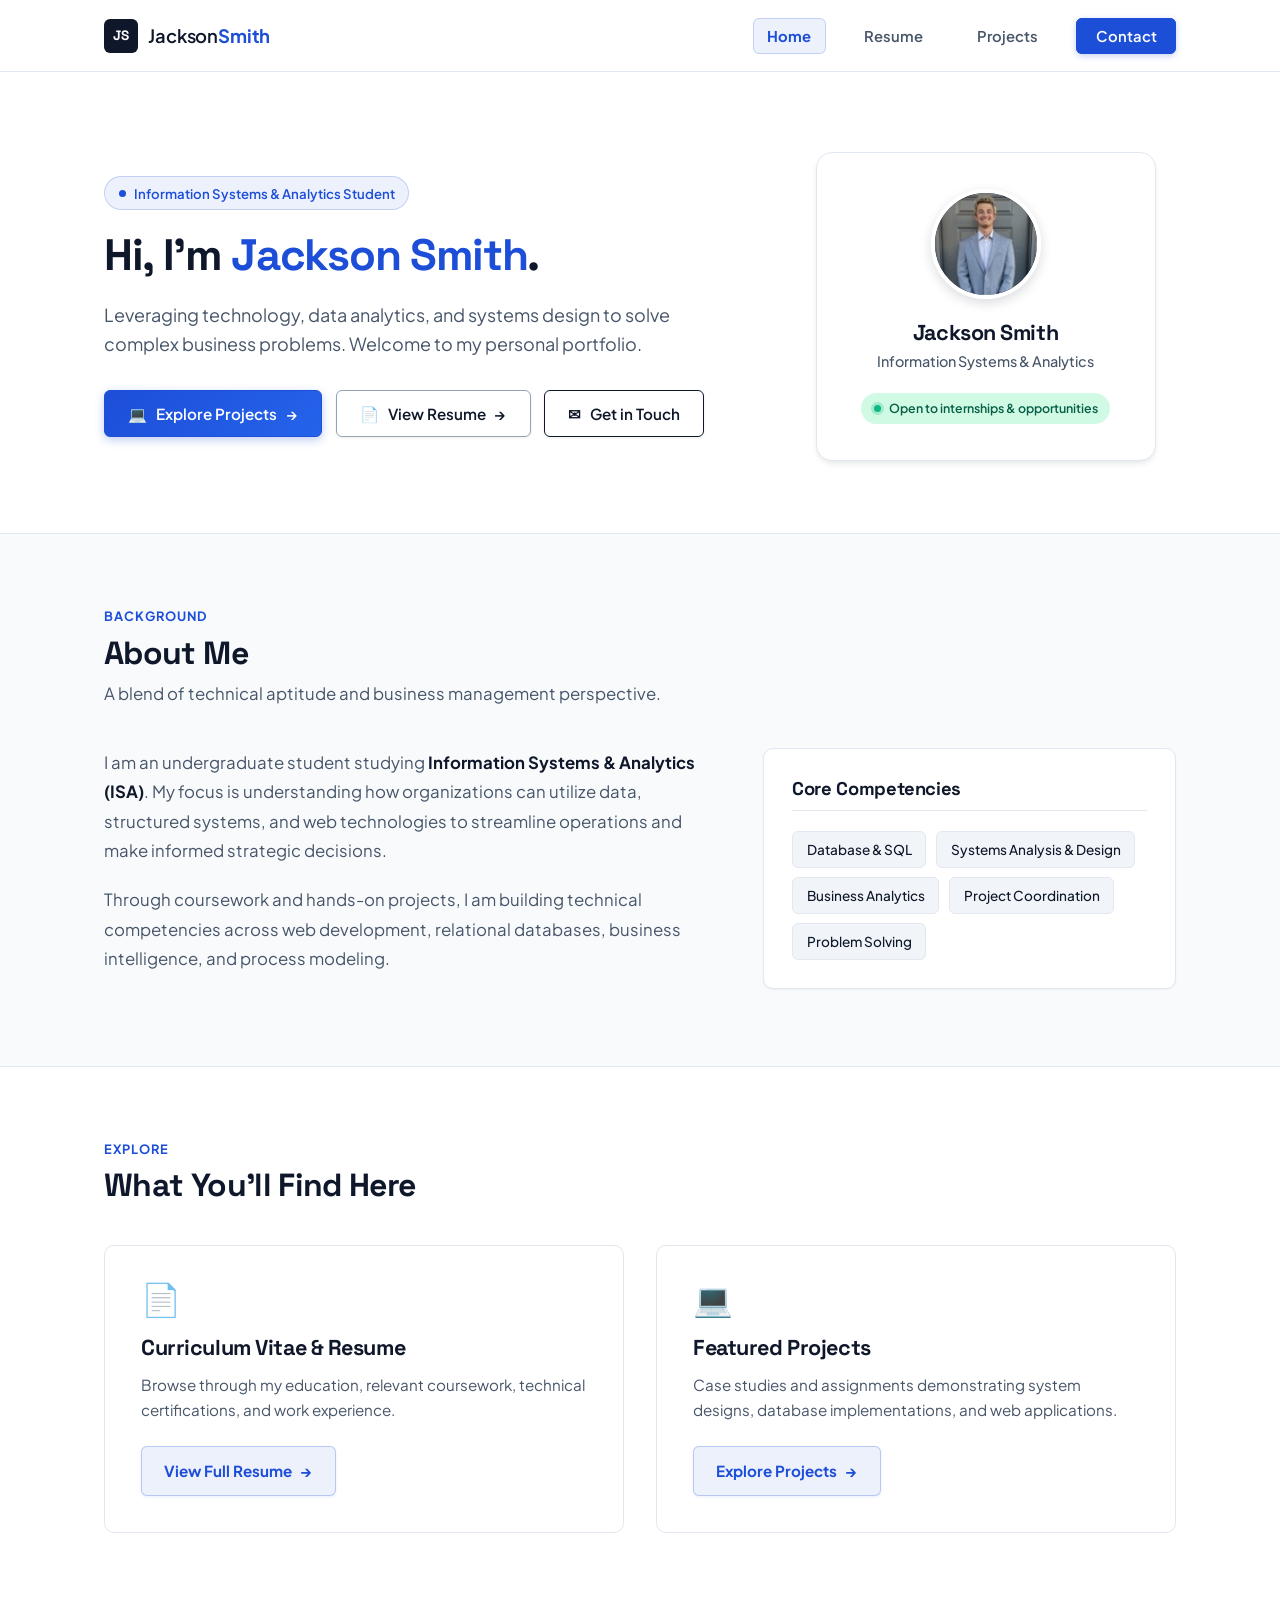
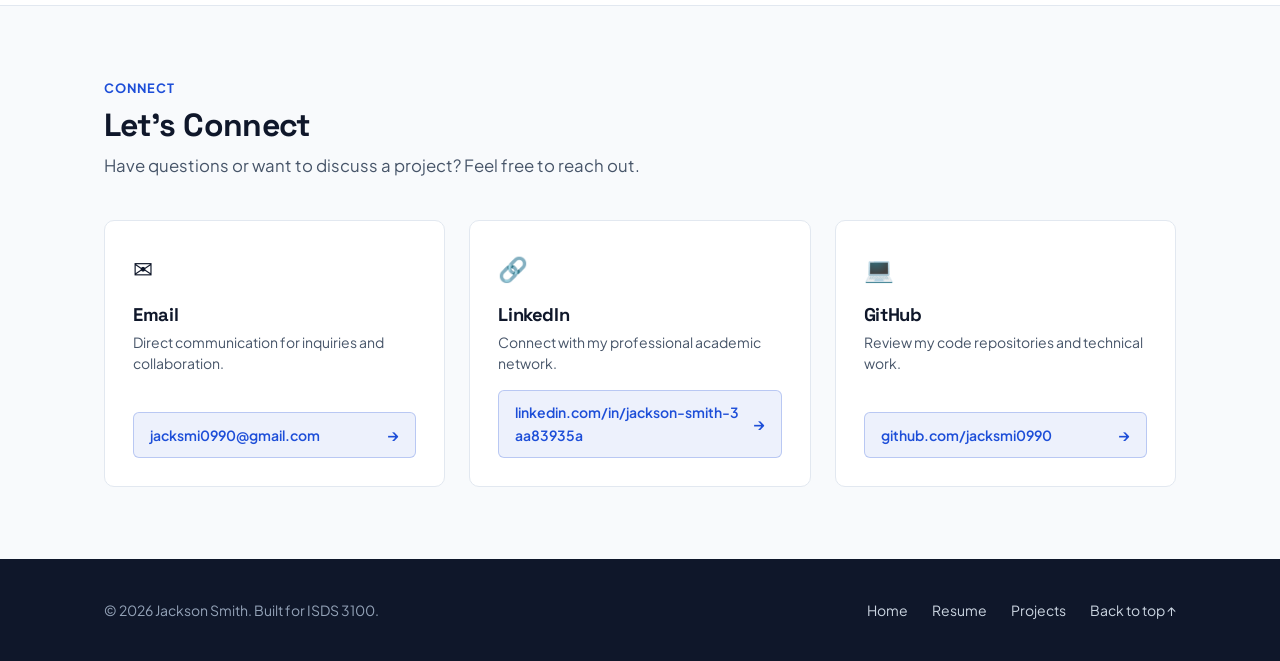
<file: index.html>
<!DOCTYPE html>
<html lang="en">

<head>
    <meta charset="UTF-8">
    <meta name="viewport" content="width=device-width, initial-scale=1.0">
    <meta name="description"
        content="Personal academic and professional portfolio of Jackson Smith - Information Systems & Analytics student, featuring projects, experience, and contact information.">
    <title>Jackson Smith | Information Systems Portfolio</title>

    <!-- Google Fonts for modern typography -->
    <link rel="preconnect" href="https://fonts.googleapis.com">
    <link rel="preconnect" href="https://fonts.gstatic.com" crossorigin>
    <link
        href="https://fonts.googleapis.com/css2?family=Plus+Jakarta+Sans:wght@400;500;600;700;800&family=Space+Grotesk:wght@500;700&display=swap"
        rel="stylesheet">

    <!-- Main Stylesheet -->
    <link rel="stylesheet" href="style.css">
</head>

<body>

    <!-- Site Navigation -->
    <header class="site-header" id="site-header">
        <div class="header-container">
            <a href="index.html" class="brand-logo" id="brand-logo">
                <span class="logo-mark">JS</span>
                <span class="logo-text">Jackson<strong>Smith</strong></span>
            </a>

            <nav class="site-nav" id="site-nav" aria-label="Main Navigation">
                <ul class="nav-list">
                    <li class="nav-item"><a href="index.html" class="nav-link active" id="nav-home">Home</a></li>
                    <li class="nav-item"><a href="resume.html" class="nav-link" id="nav-resume">Resume</a></li>
                    <li class="nav-item"><a href="project.html" class="nav-link" id="nav-project">Projects</a></li>
                    <li class="nav-item"><a href="#contact" class="nav-link nav-cta" id="nav-contact">Contact</a></li>
                </ul>
            </nav>
        </div>
    </header>

    <!-- Main Content -->
    <main id="main-content">

        <!-- Hero Section -->
        <section class="hero-section" id="hero" aria-labelledby="hero-title">
            <div class="hero-container">
                <div class="hero-content">
                    <div class="hero-badge" id="hero-badge">
                        <span class="badge-dot"></span>
                        <span>Information Systems &amp; Analytics Student</span>
                    </div>

                    <h1 class="hero-title" id="hero-title">
                        Hi, I'm <span class="gradient-text">Jackson Smith</span>.
                    </h1>

                    <p class="hero-subtitle" id="hero-subtitle">
                        Leveraging technology, data analytics, and systems design to solve complex business problems.
                        Welcome to my personal portfolio.
                    </p>

                    <div class="hero-actions" id="hero-actions">
                        <a href="project.html" class="btn btn-primary" id="hero-btn-projects">
                            <span class="btn-icon" aria-hidden="true">&#128187;</span>
                            <span>Explore Projects</span>
                            <span class="btn-arrow" aria-hidden="true">&rarr;</span>
                        </a>
                        <a href="resume.html" class="btn btn-secondary" id="hero-btn-resume">
                            <span class="btn-icon" aria-hidden="true">&#128196;</span>
                            <span>View Resume</span>
                            <span class="btn-arrow" aria-hidden="true">&rarr;</span>
                        </a>
                        <a href="#contact" class="btn btn-outline" id="hero-btn-contact">
                            <span class="btn-icon" aria-hidden="true">&#9993;</span>
                            <span>Get in Touch</span>
                        </a>
                    </div>

                </div>

                <div class="hero-visual" id="hero-visual">
                    <div class="profile-card">
                        <div class="profile-avatar-placeholder" id="profile-avatar">
                            <img src="profile.jpg" alt="Jackson Smith - Information Systems Student">
                        </div>
                        <div class="profile-meta">
                            <h2 class="profile-name">Jackson Smith</h2>
                            <p class="profile-role">Information Systems &amp; Analytics</p>
                            <div class="status-indicator">
                                <span class="status-dot"></span>
                                <span>Open to internships &amp; opportunities</span>
                            </div>
                        </div>
                    </div>
                </div>
            </div>
        </section>

        <!-- About Section -->
        <section class="about-section" id="about" aria-labelledby="about-heading">
            <div class="section-container">
                <div class="section-header">
                    <p class="section-kicker">Background</p>
                    <h2 class="section-title" id="about-heading">About Me</h2>
                    <p class="section-lead">A blend of technical aptitude and business management perspective.</p>
                </div>

                <div class="about-grid">
                    <div class="about-story">
                        <p>
                            I am an undergraduate student studying <strong>Information Systems &amp; Analytics
                                (ISA)</strong>.
                            My focus is understanding how organizations can utilize data, structured systems, and web
                            technologies
                            to streamline operations and make informed strategic decisions.
                        </p>
                        <p>
                            Through coursework and hands-on projects, I am building technical
                            competencies across
                            web development, relational databases, business intelligence, and process modeling.
                        </p>
                    </div>

                    <div class="skills-card" id="skills-card">
                        <h3 class="skills-title">Core Competencies</h3>
                        <ul class="skills-tags">
                            <li class="skill-tag">Database &amp; SQL</li>
                            <li class="skill-tag">Systems Analysis &amp; Design</li>
                            <li class="skill-tag">Business Analytics</li>
                            <li class="skill-tag">Project Coordination</li>
                            <li class="skill-tag">Problem Solving</li>
                        </ul>
                    </div>
                </div>
            </div>
        </section>

        <!-- Featured Preview Section -->
        <section class="preview-section" id="featured" aria-labelledby="preview-heading">
            <div class="section-container">
                <div class="section-header">
                    <p class="section-kicker">Explore</p>
                    <h2 class="section-title" id="preview-heading">What You'll Find Here</h2>
                </div>

                <div class="cards-grid">
                    <!-- Card 1: Resume -->
                    <article class="feature-card" id="feature-resume-card">
                        <div class="card-icon" aria-hidden="true">&#128196;</div>
                        <h3 class="card-title">Curriculum Vitae &amp; Resume</h3>
                        <p class="card-description">
                            Browse through my education, relevant coursework, technical certifications, and work
                            experience.
                        </p>
                        <a href="resume.html" class="card-link" id="link-preview-resume">
                            <span>View Full Resume</span>
                            <span class="link-arrow" aria-hidden="true">&rarr;</span>
                        </a>
                    </article>

                    <!-- Card 2: Projects -->
                    <article class="feature-card" id="feature-projects-card">
                        <div class="card-icon" aria-hidden="true">&#128187;</div>
                        <h3 class="card-title">Featured Projects</h3>
                        <p class="card-description">
                            Case studies and assignments demonstrating system designs, database implementations, and web
                            applications.
                        </p>
                        <a href="project.html" class="card-link" id="link-preview-projects">
                            <span>Explore Projects</span>
                            <span class="link-arrow" aria-hidden="true">&rarr;</span>
                        </a>
                    </article>
                </div>
            </div>
        </section>

        <!-- Contact Section -->
        <section class="contact-section" id="contact" aria-labelledby="contact-heading">
            <div class="section-container">
                <div class="section-header">
                    <p class="section-kicker">Connect</p>
                    <h2 class="section-title" id="contact-heading">Let's Connect</h2>
                    <p class="section-lead">Have questions or want to discuss a project? Feel free to reach out.</p>
                </div>

                <div class="contact-box" id="contact-box">
                    <div class="contact-card">
                        <span class="contact-icon" aria-hidden="true">&#9993;</span>
                        <h3>Email</h3>
                        <p>Direct communication for inquiries and collaboration.</p>
                        <a href="mailto:jacksmi0990@gmail.com" class="contact-action-link"
                            id="contact-email">
                            <span>jacksmi0990@gmail.com</span>
                            <span class="link-arrow" aria-hidden="true">&rarr;</span>
                        </a>
                    </div>

                    <div class="contact-card">
                        <span class="contact-icon" aria-hidden="true">&#128279;</span>
                        <h3>LinkedIn</h3>
                        <p>Connect with my professional academic network.</p>
                        <a href="https://www.linkedin.com/in/jackson-smith-3aa83935a" target="_blank"
                            rel="noopener noreferrer" class="contact-action-link"
                            id="contact-linkedin">
                            <span>linkedin.com/in/jackson-smith-3aa83935a</span>
                            <span class="link-arrow" aria-hidden="true">&rarr;</span>
                        </a>
                    </div>

                    <div class="contact-card">
                        <span class="contact-icon" aria-hidden="true">&#128187;</span>
                        <h3>GitHub</h3>
                        <p>Review my code repositories and technical work.</p>
                        <a href="https://github.com/jacksmi0990" target="_blank" rel="noopener noreferrer"
                            class="contact-action-link" id="contact-github">
                            <span>github.com/jacksmi0990</span>
                            <span class="link-arrow" aria-hidden="true">&rarr;</span>
                        </a>
                    </div>
                </div>
            </div>
        </section>

    </main>

    <!-- Site Footer -->
    <footer class="site-footer" id="site-footer">
        <div class="footer-container">
            <p class="footer-copy">&copy; 2026 Jackson Smith. Built for ISDS 3100.</p>
            <ul class="footer-links">
                <li><a href="index.html">Home</a></li>
                <li><a href="resume.html">Resume</a></li>
                <li><a href="project.html">Projects</a></li>
                <li><a href="#hero">Back to top &uarr;</a></li>
            </ul>
        </div>
    </footer>

</body>

</html>
</file>
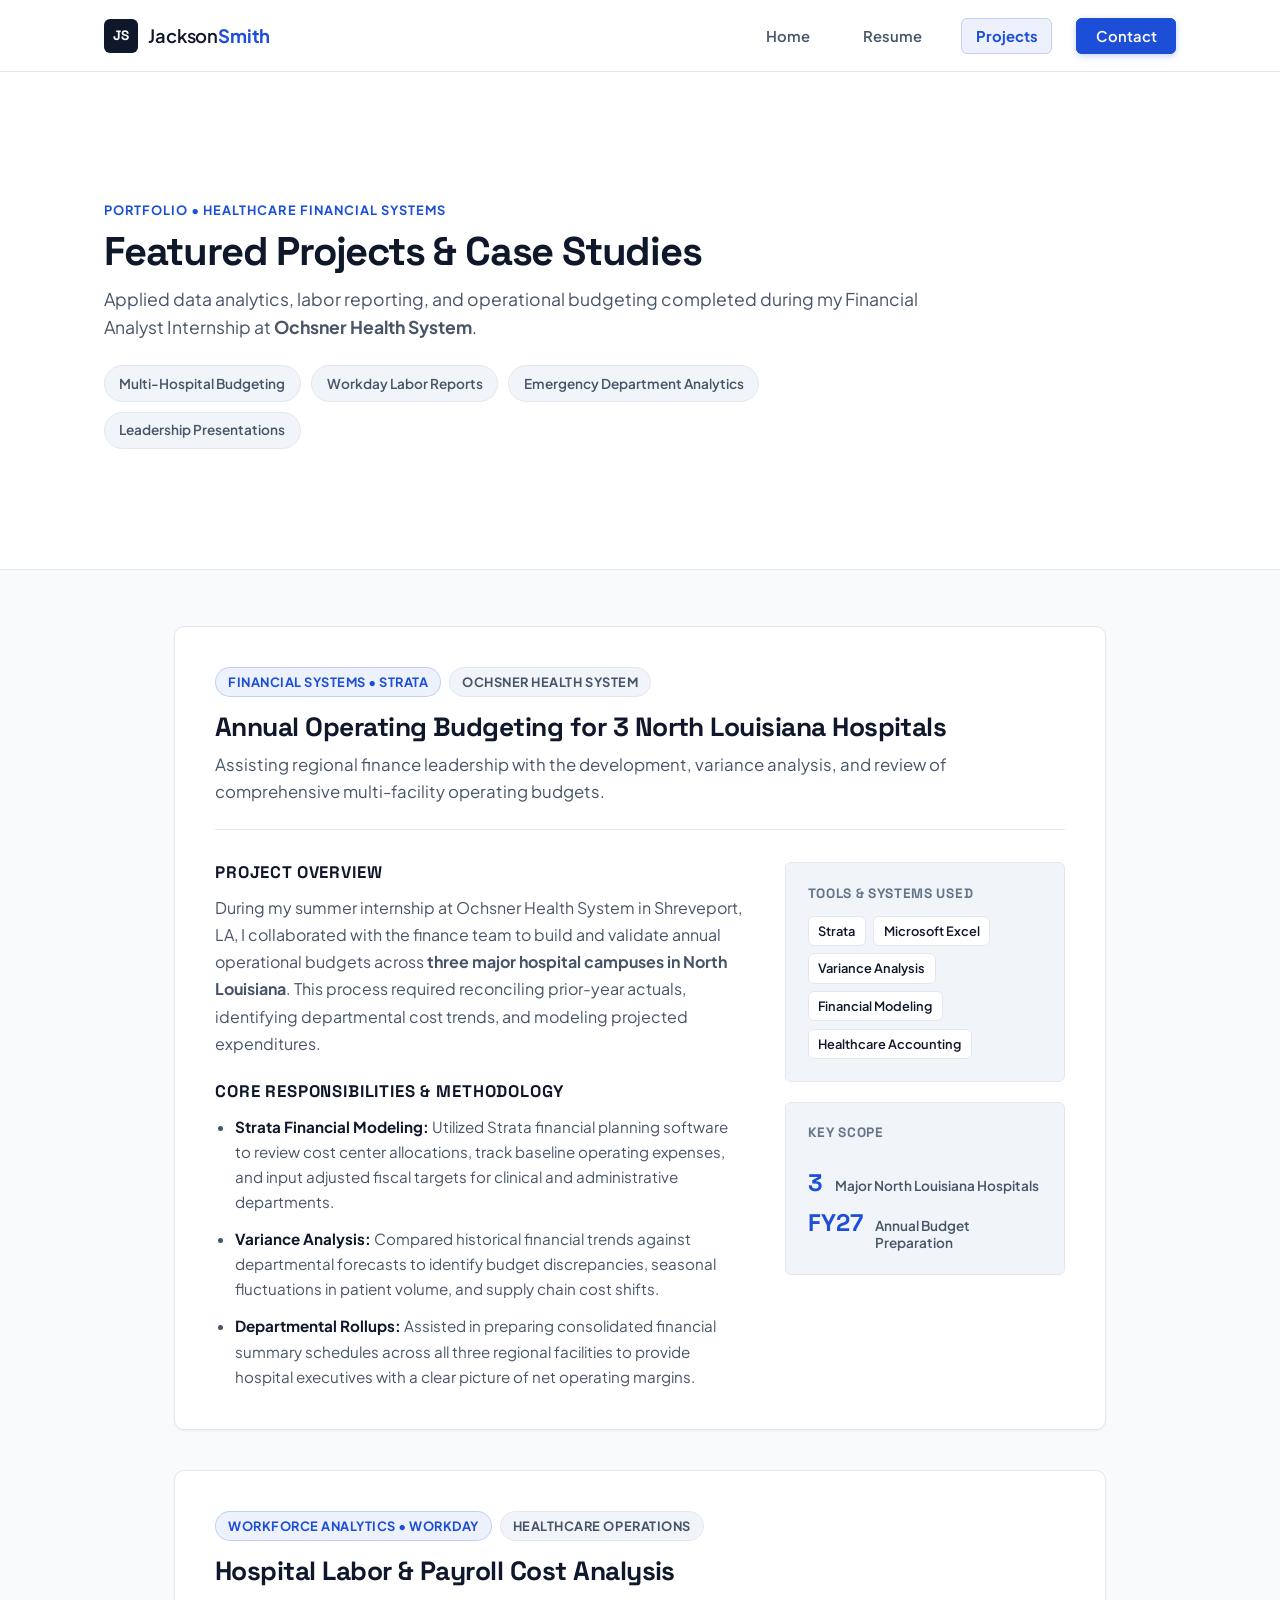
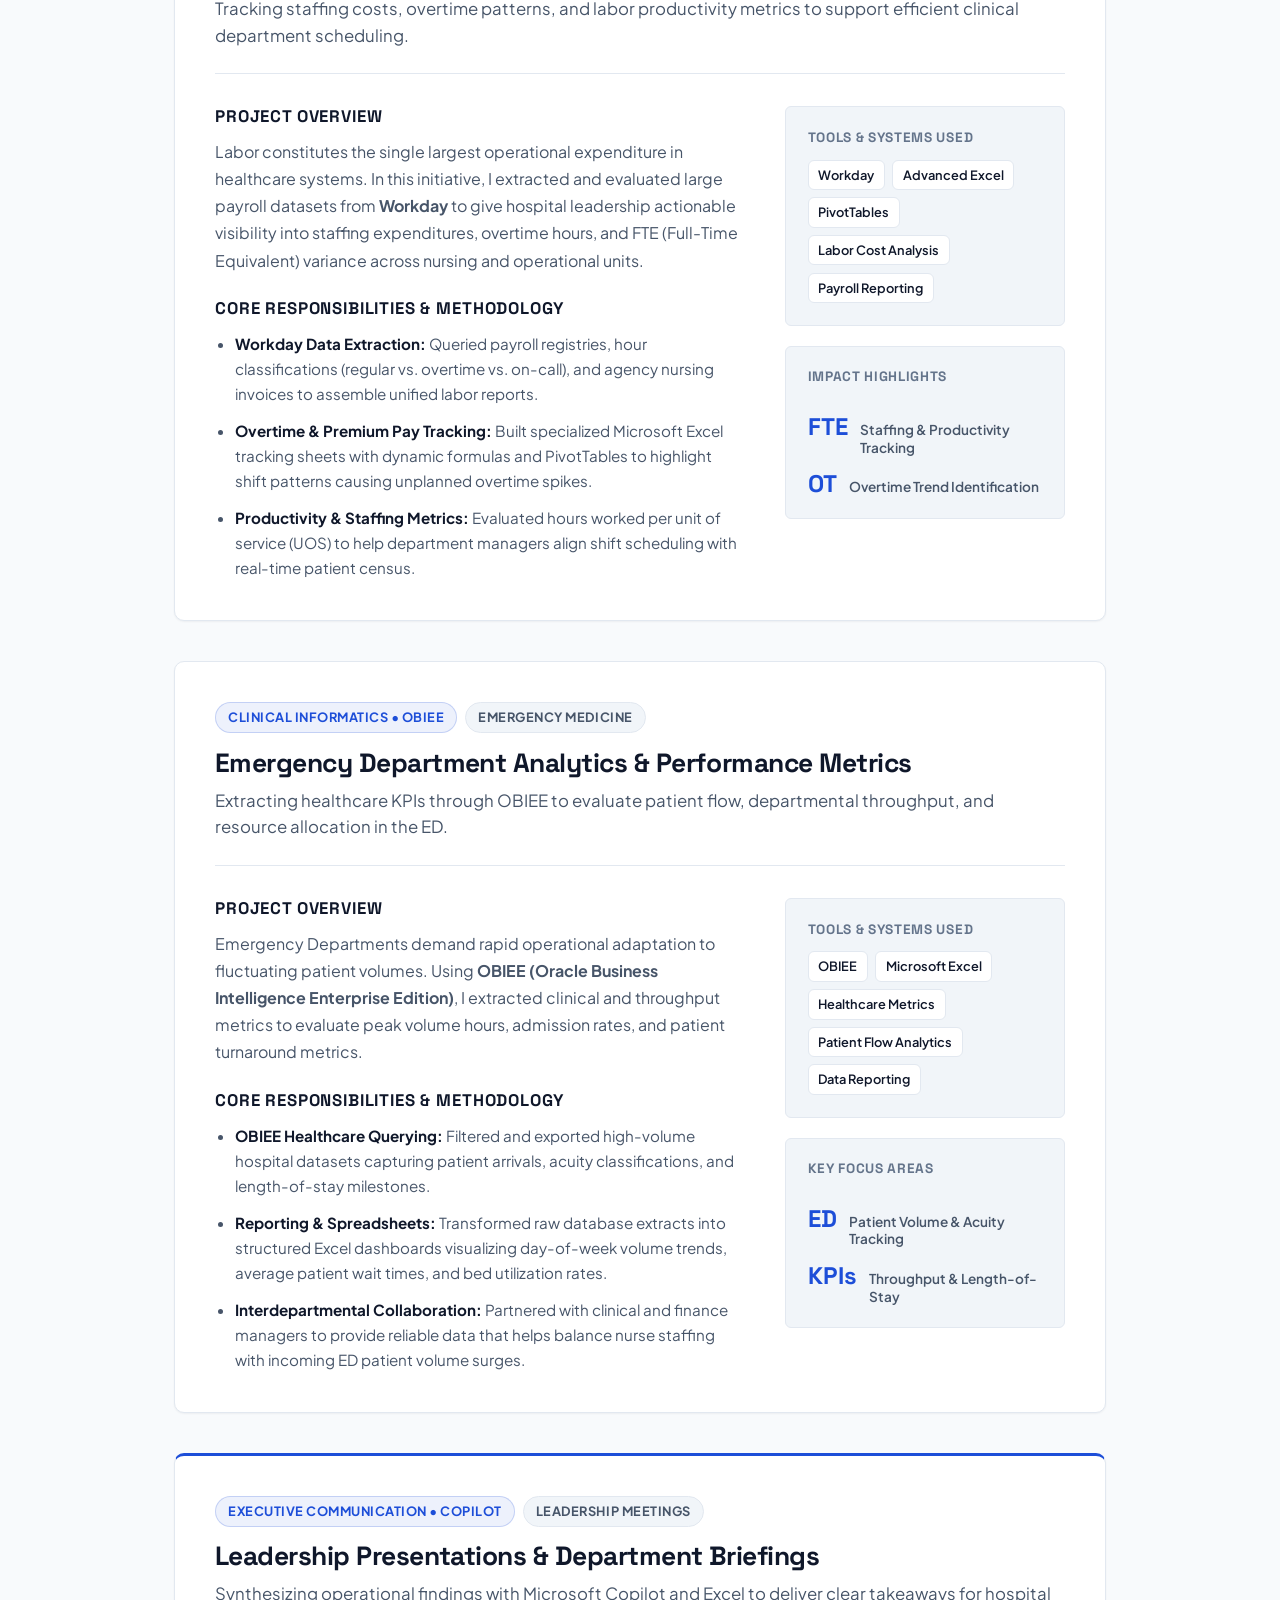
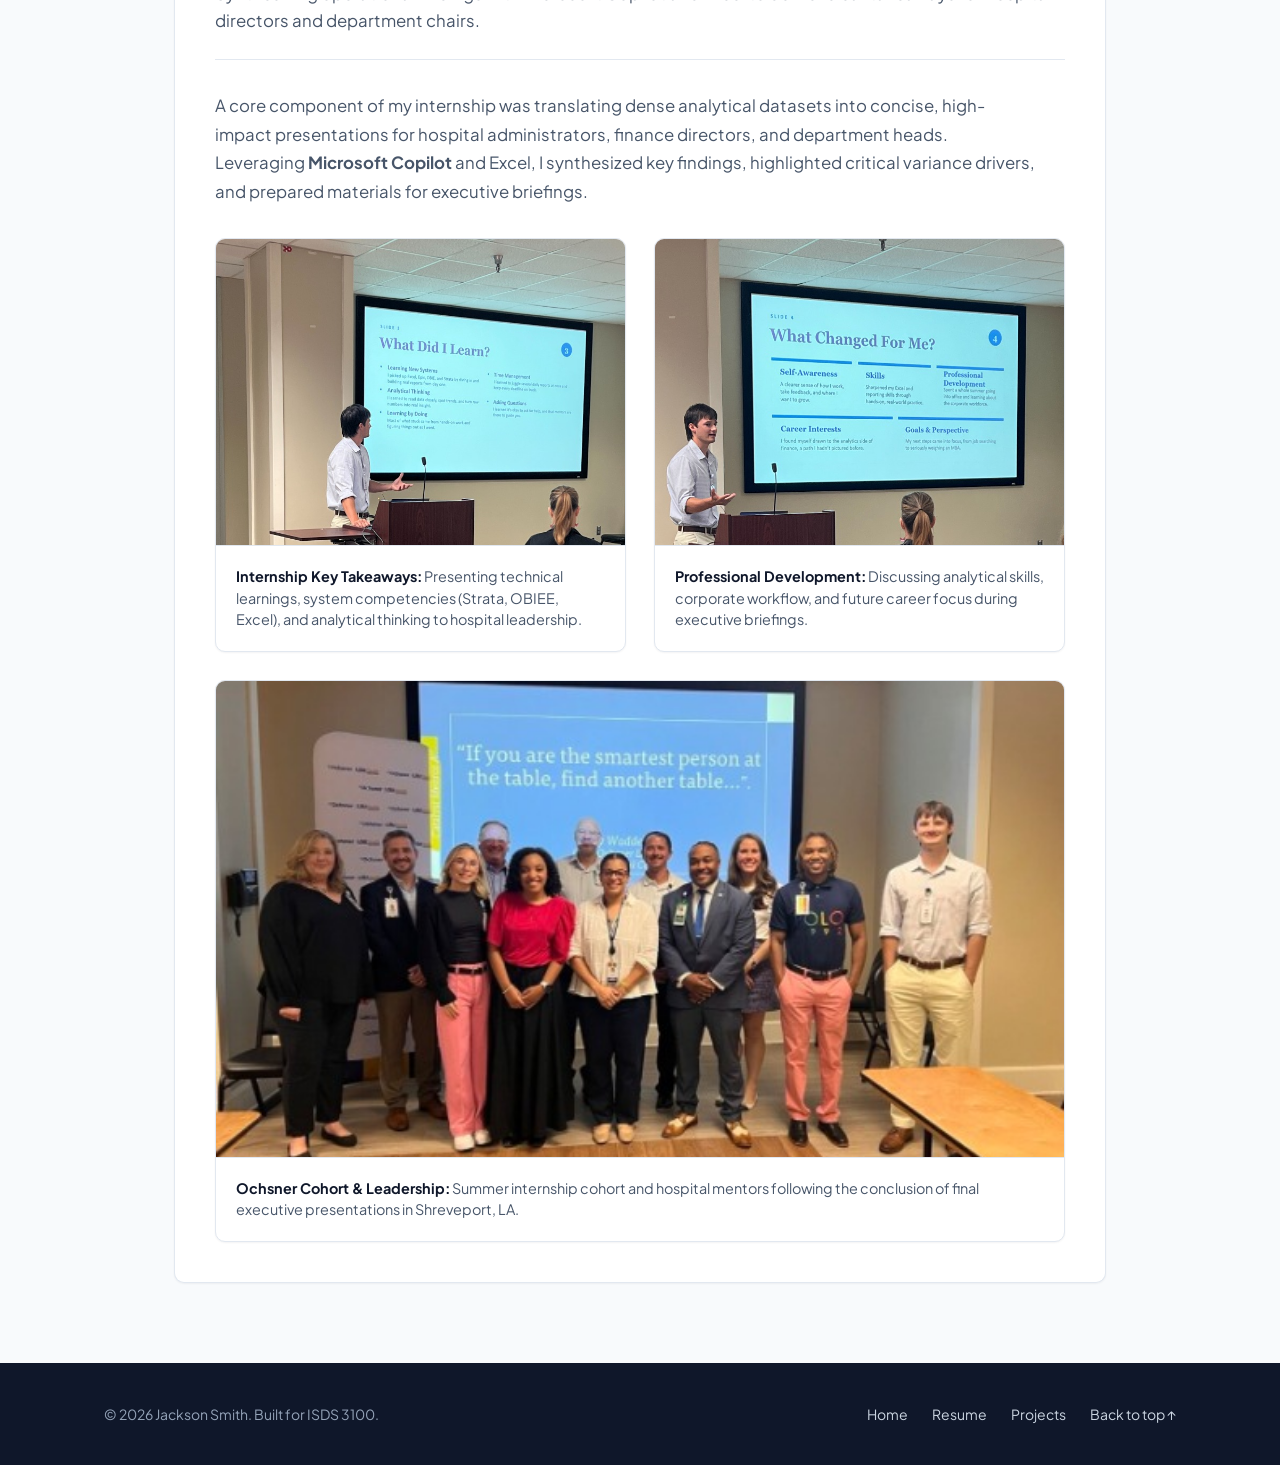
<file: project.html>
<!DOCTYPE html>
<html lang="en">

<head>
    <meta charset="UTF-8">
    <meta name="viewport" content="width=device-width, initial-scale=1.0">
    <meta name="description"
        content="Featured healthcare analytics and financial systems projects by Jackson Smith, completed during his Financial Analyst Internship at Ochsner Health System.">
    <title>Projects | Jackson Smith - Information Systems & Analytics</title>

    <!-- Google Fonts for modern typography -->
    <link rel="preconnect" href="https://fonts.googleapis.com">
    <link rel="preconnect" href="https://fonts.gstatic.com" crossorigin>
    <link
        href="https://fonts.googleapis.com/css2?family=Plus+Jakarta+Sans:wght@400;500;600;700;800&family=Space+Grotesk:wght@500;700&display=swap"
        rel="stylesheet">

    <!-- Main Stylesheet -->
    <link rel="stylesheet" href="style.css">
</head>

<body>

    <!-- Site Navigation -->
    <header class="site-header" id="site-header">
        <div class="header-container">
            <a href="index.html" class="brand-logo" id="brand-logo">
                <span class="logo-mark">JS</span>
                <span class="logo-text">Jackson<strong>Smith</strong></span>
            </a>

            <nav class="site-nav" id="site-nav" aria-label="Main Navigation">
                <ul class="nav-list">
                    <li class="nav-item"><a href="index.html" class="nav-link" id="nav-home">Home</a></li>
                    <li class="nav-item"><a href="resume.html" class="nav-link" id="nav-resume">Resume</a></li>
                    <li class="nav-item"><a href="project.html" class="nav-link active" id="nav-project">Projects</a>
                    </li>
                    <li class="nav-item"><a href="index.html#contact" class="nav-link nav-cta"
                            id="nav-contact">Contact</a></li>
                </ul>
            </nav>
        </div>
    </header>

    <!-- Main Content -->
    <main id="main-content" class="projects-main">

        <!-- Page Hero Banner -->
        <section class="page-hero" id="projects-hero">
            <div class="section-container">
                <div class="page-hero-content">
                    <p class="section-kicker">Portfolio &bull; Healthcare Financial Systems</p>
                    <h1 class="page-title">Featured Projects &amp; Case Studies</h1>
                    <p class="page-subtitle">
                        Applied data analytics, labor reporting, and operational budgeting completed during my
                        Financial Analyst Internship at <strong>Ochsner Health System</strong>.
                    </p>

                    <!-- Quick Navigation Anchors -->
                    <div class="project-filter-bar">
                        <a href="#project-budgeting" class="filter-pill">Multi-Hospital Budgeting</a>
                        <a href="#project-labor" class="filter-pill">Workday Labor Reports</a>
                        <a href="#project-ed" class="filter-pill">Emergency Department Analytics</a>
                        <a href="#project-presentations" class="filter-pill">Leadership Presentations</a>
                    </div>
                </div>
            </div>
        </section>

        <!-- Projects Container -->
        <div class="section-container projects-container">

            <!-- PROJECT 1: Regional Hospital Operating Budgeting -->
            <article class="project-card" id="project-budgeting">
                <div class="project-header">
                    <div class="project-badge-row">
                        <span class="project-badge badge-primary">Financial Systems &bull; Strata</span>
                        <span class="project-badge badge-neutral">Ochsner Health System</span>
                    </div>
                    <h2 class="project-title">Annual Operating Budgeting for 3 North Louisiana Hospitals</h2>
                    <p class="project-context">
                        Assisting regional finance leadership with the development, variance analysis, and review of
                        comprehensive multi-facility operating budgets.
                    </p>
                </div>

                <div class="project-grid">
                    <div class="project-body">
                        <h3 class="subsection-title">Project Overview</h3>
                        <p>
                            During my summer internship at Ochsner Health System in Shreveport, LA, I collaborated with
                            the finance team
                            to build and validate annual operational budgets across <strong>three major hospital
                                campuses in North Louisiana</strong>.
                            This process required reconciling prior-year actuals, identifying departmental cost trends,
                            and modeling projected expenditures.
                        </p>

                        <h3 class="subsection-title">Core Responsibilities &amp; Methodology</h3>
                        <ul class="project-bullets">
                            <li>
                                <strong>Strata Financial Modeling:</strong> Utilized Strata financial planning software
                                to review cost center allocations,
                                track baseline operating expenses, and input adjusted fiscal targets for clinical and
                                administrative departments.
                            </li>
                            <li>
                                <strong>Variance Analysis:</strong> Compared historical financial trends against
                                departmental forecasts to identify budget discrepancies,
                                seasonal fluctuations in patient volume, and supply chain cost shifts.
                            </li>
                            <li>
                                <strong>Departmental Rollups:</strong> Assisted in preparing consolidated financial
                                summary schedules across all three regional facilities
                                to provide hospital executives with a clear picture of net operating margins.
                            </li>
                        </ul>
                    </div>

                    <aside class="project-sidebar">
                        <div class="sidebar-box">
                            <h4 class="sidebar-heading">Tools &amp; Systems Used</h4>
                            <div class="tech-pills">
                                <span class="tech-pill">Strata</span>
                                <span class="tech-pill">Microsoft Excel</span>
                                <span class="tech-pill">Variance Analysis</span>
                                <span class="tech-pill">Financial Modeling</span>
                                <span class="tech-pill">Healthcare Accounting</span>
                            </div>
                        </div>

                        <div class="sidebar-box stat-box">
                            <h4 class="sidebar-heading">Key Scope</h4>
                            <div class="stat-item">
                                <span class="stat-number">3</span>
                                <span class="stat-text">Major North Louisiana Hospitals</span>
                            </div>
                            <div class="stat-item">
                                <span class="stat-number">FY27</span>
                                <span class="stat-text">Annual Budget Preparation</span>
                            </div>
                        </div>
                    </aside>
                </div>
            </article>

            <!-- PROJECT 2: Workday Labor & Staffing Cost Analysis -->
            <article class="project-card" id="project-labor">
                <div class="project-header">
                    <div class="project-badge-row">
                        <span class="project-badge badge-primary">Workforce Analytics &bull; Workday</span>
                        <span class="project-badge badge-neutral">Healthcare Operations</span>
                    </div>
                    <h2 class="project-title">Hospital Labor &amp; Payroll Cost Analysis</h2>
                    <p class="project-context">
                        Tracking staffing costs, overtime patterns, and labor productivity metrics to support efficient
                        clinical department scheduling.
                    </p>
                </div>

                <div class="project-grid">
                    <div class="project-body">
                        <h3 class="subsection-title">Project Overview</h3>
                        <p>
                            Labor constitutes the single largest operational expenditure in healthcare systems. In this
                            initiative, I extracted and
                            evaluated large payroll datasets from <strong>Workday</strong> to give hospital leadership
                            actionable visibility into
                            staffing expenditures, overtime hours, and FTE (Full-Time Equivalent) variance across
                            nursing and operational units.
                        </p>

                        <h3 class="subsection-title">Core Responsibilities &amp; Methodology</h3>
                        <ul class="project-bullets">
                            <li>
                                <strong>Workday Data Extraction:</strong> Queried payroll registries, hour
                                classifications (regular vs. overtime vs. on-call),
                                and agency nursing invoices to assemble unified labor reports.
                            </li>
                            <li>
                                <strong>Overtime &amp; Premium Pay Tracking:</strong> Built specialized Microsoft Excel
                                tracking sheets with dynamic formulas and
                                PivotTables to highlight shift patterns causing unplanned overtime spikes.
                            </li>
                            <li>
                                <strong>Productivity &amp; Staffing Metrics:</strong> Evaluated hours worked per unit of
                                service (UOS) to help department managers
                                align shift scheduling with real-time patient census.
                            </li>
                        </ul>
                    </div>

                    <aside class="project-sidebar">
                        <div class="sidebar-box">
                            <h4 class="sidebar-heading">Tools &amp; Systems Used</h4>
                            <div class="tech-pills">
                                <span class="tech-pill">Workday</span>
                                <span class="tech-pill">Advanced Excel</span>
                                <span class="tech-pill">PivotTables</span>
                                <span class="tech-pill">Labor Cost Analysis</span>
                                <span class="tech-pill">Payroll Reporting</span>
                            </div>
                        </div>

                        <div class="sidebar-box stat-box">
                            <h4 class="sidebar-heading">Impact Highlights</h4>
                            <div class="stat-item">
                                <span class="stat-number">FTE</span>
                                <span class="stat-text">Staffing &amp; Productivity Tracking</span>
                            </div>
                            <div class="stat-item">
                                <span class="stat-number">OT</span>
                                <span class="stat-text">Overtime Trend Identification</span>
                            </div>
                        </div>
                    </aside>
                </div>
            </article>

            <!-- PROJECT 3: Emergency Department (ED) Operational Analytics -->
            <article class="project-card" id="project-ed">
                <div class="project-header">
                    <div class="project-badge-row">
                        <span class="project-badge badge-primary">Clinical Informatics &bull; OBIEE</span>
                        <span class="project-badge badge-neutral">Emergency Medicine</span>
                    </div>
                    <h2 class="project-title">Emergency Department Analytics &amp; Performance Metrics</h2>
                    <p class="project-context">
                        Extracting healthcare KPIs through OBIEE to evaluate patient flow, departmental throughput, and
                        resource allocation in the ED.
                    </p>
                </div>

                <div class="project-grid">
                    <div class="project-body">
                        <h3 class="subsection-title">Project Overview</h3>
                        <p>
                            Emergency Departments demand rapid operational adaptation to fluctuating patient volumes.
                            Using
                            <strong>OBIEE (Oracle Business Intelligence Enterprise Edition)</strong>, I extracted
                            clinical and throughput
                            metrics to evaluate peak volume hours, admission rates, and patient turnaround metrics.
                        </p>

                        <h3 class="subsection-title">Core Responsibilities &amp; Methodology</h3>
                        <ul class="project-bullets">
                            <li>
                                <strong>OBIEE Healthcare Querying:</strong> Filtered and exported high-volume hospital
                                datasets capturing patient arrivals,
                                acuity classifications, and length-of-stay milestones.
                            </li>
                            <li>
                                <strong>Reporting &amp; Spreadsheets:</strong> Transformed raw database extracts into
                                structured Excel dashboards
                                visualizing day-of-week volume trends, average patient wait times, and bed utilization
                                rates.
                            </li>
                            <li>
                                <strong>Interdepartmental Collaboration:</strong> Partnered with clinical and finance
                                managers to provide reliable
                                data that helps balance nurse staffing with incoming ED patient volume surges.
                            </li>
                        </ul>
                    </div>

                    <aside class="project-sidebar">
                        <div class="sidebar-box">
                            <h4 class="sidebar-heading">Tools &amp; Systems Used</h4>
                            <div class="tech-pills">
                                <span class="tech-pill">OBIEE</span>
                                <span class="tech-pill">Microsoft Excel</span>
                                <span class="tech-pill">Healthcare Metrics</span>
                                <span class="tech-pill">Patient Flow Analytics</span>
                                <span class="tech-pill">Data Reporting</span>
                            </div>
                        </div>

                        <div class="sidebar-box stat-box">
                            <h4 class="sidebar-heading">Key Focus Areas</h4>
                            <div class="stat-item">
                                <span class="stat-number">ED</span>
                                <span class="stat-text">Patient Volume &amp; Acuity Tracking</span>
                            </div>
                            <div class="stat-item">
                                <span class="stat-number">KPIs</span>
                                <span class="stat-text">Throughput &amp; Length-of-Stay</span>
                            </div>
                        </div>
                    </aside>
                </div>
            </article>

            <!-- PRESENTATIONS & EXECUTIVE BRIEFINGS SHOWCASE -->
            <article class="project-card presentation-spotlight" id="project-presentations">
                <div class="project-header">
                    <div class="project-badge-row">
                        <span class="project-badge badge-primary">Executive Communication &bull; Copilot</span>
                        <span class="project-badge badge-neutral">Leadership Meetings</span>
                    </div>
                    <h2 class="project-title">Leadership Presentations &amp; Department Briefings</h2>
                    <p class="project-context">
                        Synthesizing operational findings with Microsoft Copilot and Excel to deliver clear takeaways
                        for hospital directors and department chairs.
                    </p>
                </div>

                <div class="presentation-content">
                    <p class="presentation-lead-text">
                        A core component of my internship was translating dense analytical datasets into concise,
                        high-impact presentations
                        for hospital administrators, finance directors, and department heads. Leveraging
                        <strong>Microsoft Copilot</strong> and Excel,
                        I synthesized key findings, highlighted critical variance drivers, and prepared materials for
                        executive briefings.
                    </p>

                    <!-- Photo Presentation Gallery Slots -->
                    <div class="presentation-gallery" id="presentation-gallery">
                        <figure class="gallery-card">
                            <div class="gallery-image-frame" id="presentation-frame-1">
                                <img src="presentation-1.jpg"
                                    alt="Jackson Smith delivering final internship presentation on systems and analytical thinking at Ochsner Health System">
                            </div>
                            <figcaption class="gallery-caption">
                                <strong>Internship Key Takeaways:</strong> Presenting technical learnings, system
                                competencies (Strata, OBIEE, Excel), and analytical thinking to hospital leadership.
                            </figcaption>
                        </figure>

                        <figure class="gallery-card">
                            <div class="gallery-image-frame" id="presentation-frame-2">
                                <img src="presentation-2.jpg"
                                    alt="Jackson Smith presenting professional growth and career focus at Ochsner Health System">
                            </div>
                            <figcaption class="gallery-caption">
                                <strong>Professional Development:</strong> Discussing analytical skills, corporate
                                workflow, and future career focus during executive briefings.
                            </figcaption>
                        </figure>

                        <figure class="gallery-card gallery-card-wide">
                            <div class="gallery-image-frame frame-team" id="presentation-frame-team">
                                <img src="presentation-team.jpg"
                                    alt="Ochsner Health System Summer Internship Cohort and Leadership">
                            </div>
                            <figcaption class="gallery-caption">
                                <strong>Ochsner Cohort &amp; Leadership:</strong> Summer internship cohort and hospital
                                mentors following the conclusion of final executive presentations in Shreveport, LA.
                            </figcaption>
                        </figure>
                    </div>
                </div>
            </article>

        </div>

    </main>

    <!-- Site Footer -->
    <footer class="site-footer" id="site-footer">
        <div class="footer-container">
            <p class="footer-copy">&copy; 2026 Jackson Smith. Built for ISDS 3100.</p>
            <ul class="footer-links">
                <li><a href="index.html">Home</a></li>
                <li><a href="resume.html">Resume</a></li>
                <li><a href="project.html">Projects</a></li>
                <li><a href="#projects-hero">Back to top &uarr;</a></li>
            </ul>
        </div>
    </footer>

</body>

</html>
</file>
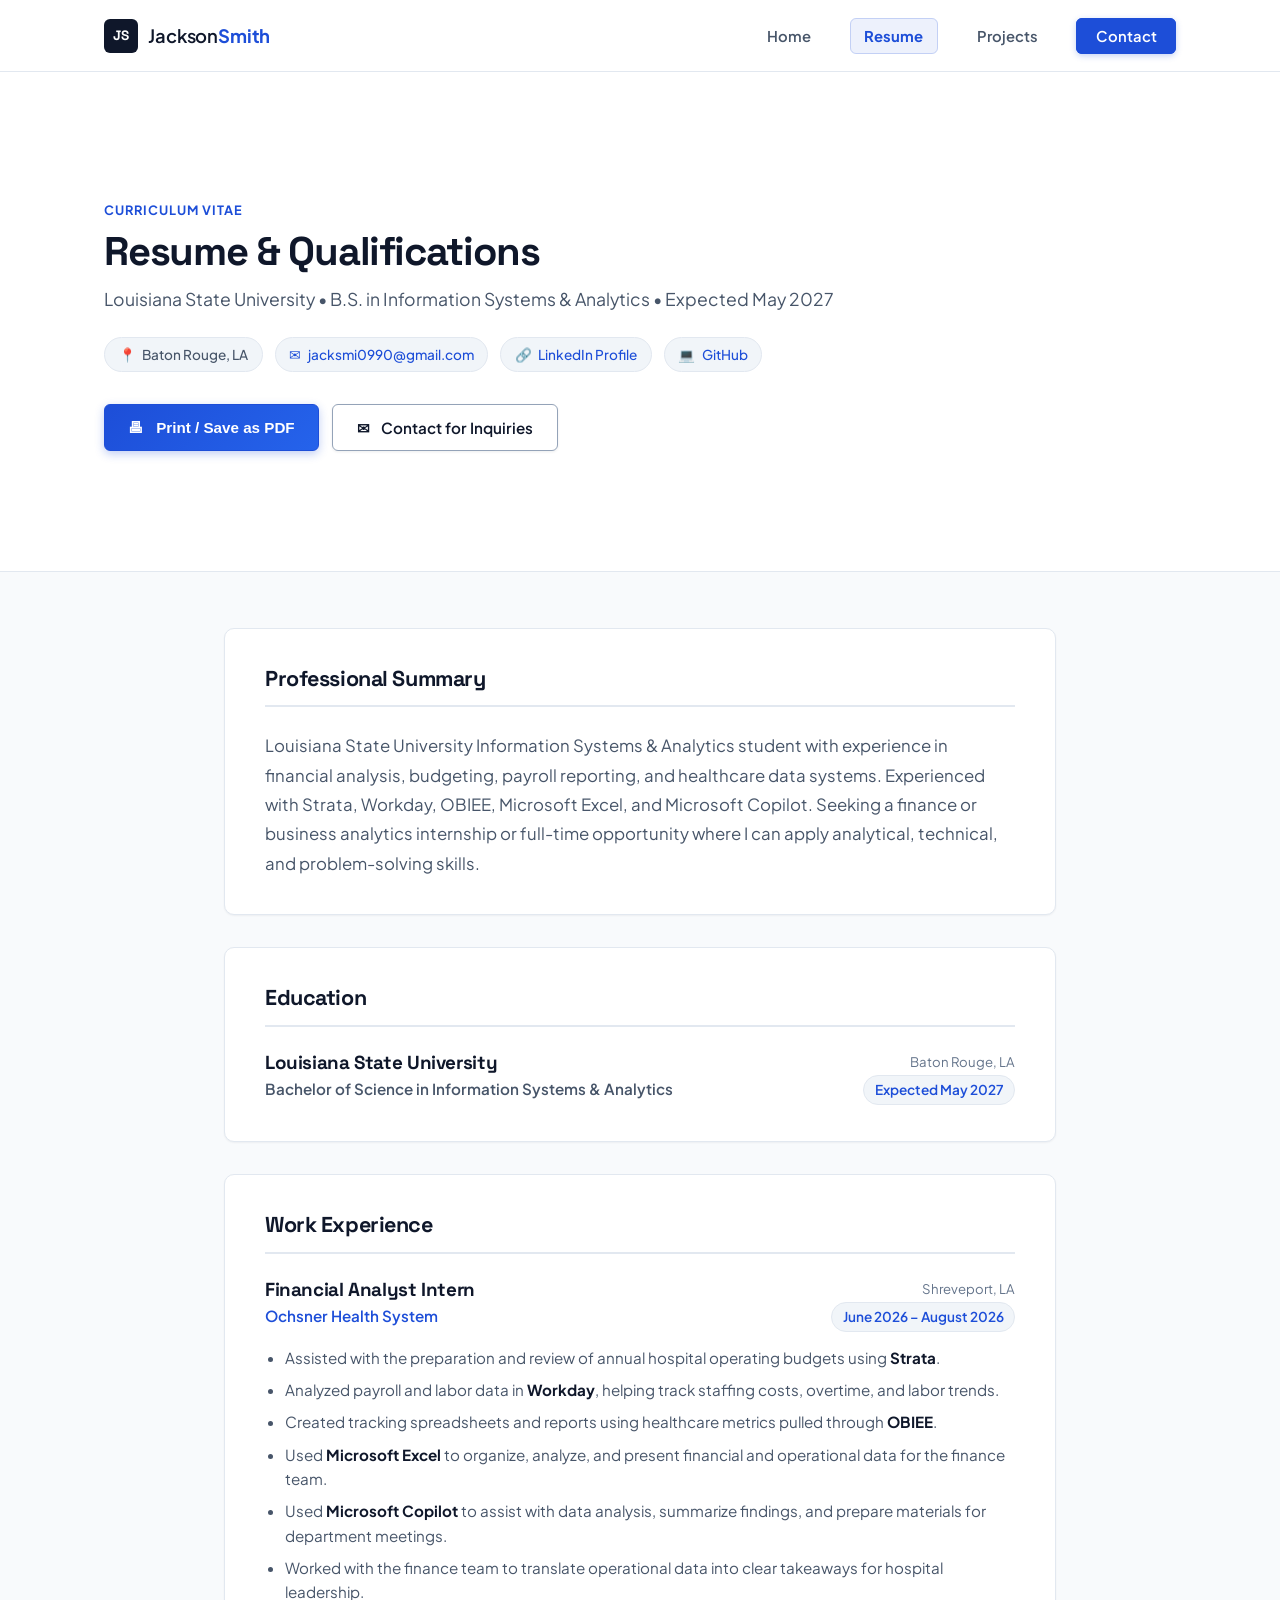
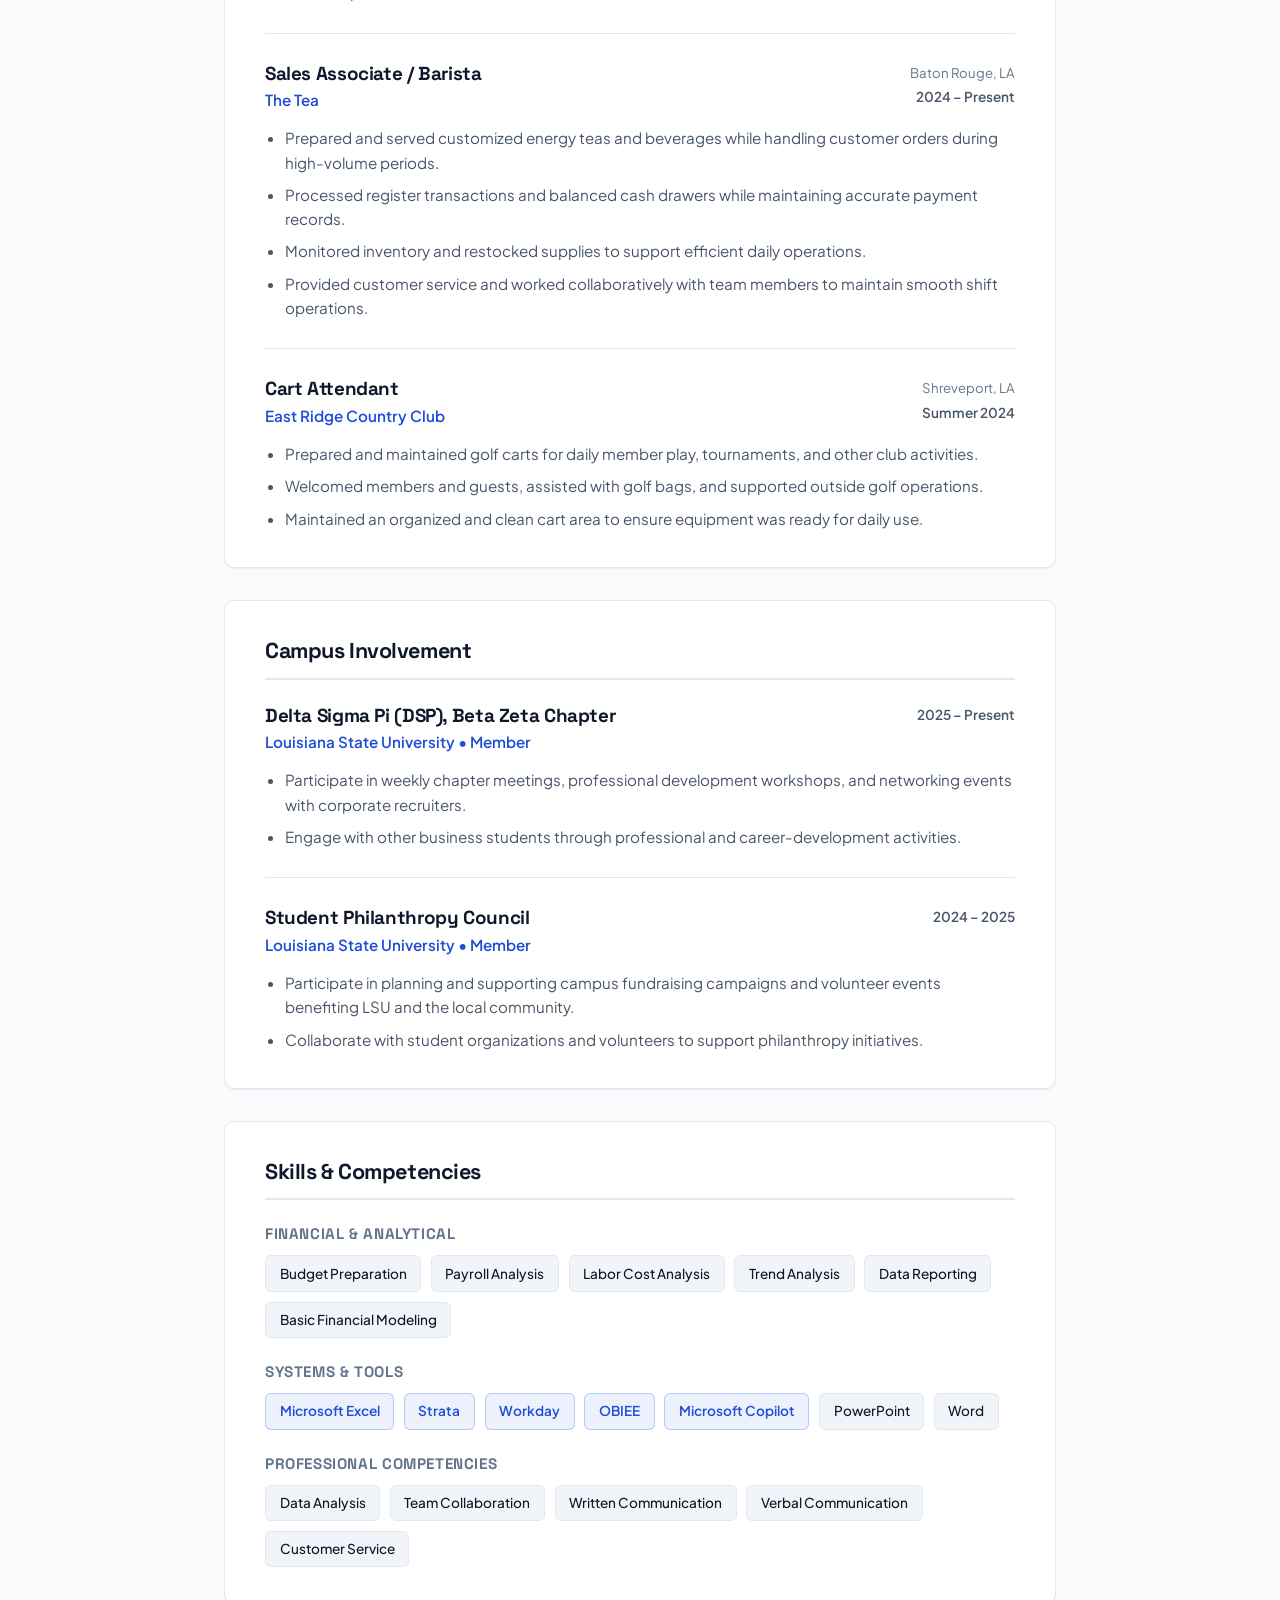
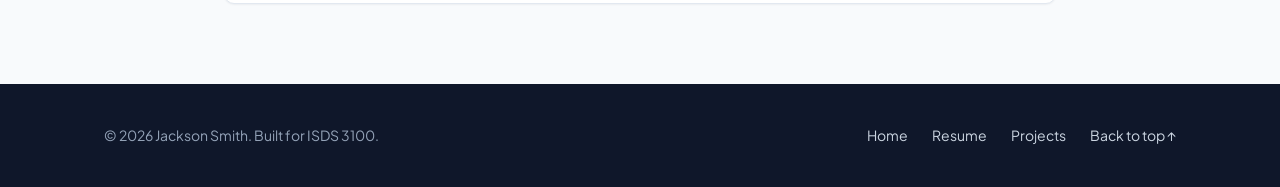
<file: resume.html>
<!DOCTYPE html>
<html lang="en">

<head>
    <meta charset="UTF-8">
    <meta name="viewport" content="width=device-width, initial-scale=1.0">
    <meta name="description"
        content="Professional resume and experience of Jackson Smith - Information Systems & Analytics student at Louisiana State University.">
    <title>Resume | Jackson Smith - Information Systems & Analytics</title>

    <!-- Google Fonts for modern typography -->
    <link rel="preconnect" href="https://fonts.googleapis.com">
    <link rel="preconnect" href="https://fonts.gstatic.com" crossorigin>
    <link
        href="https://fonts.googleapis.com/css2?family=Plus+Jakarta+Sans:wght@400;500;600;700;800&family=Space+Grotesk:wght@500;700&display=swap"
        rel="stylesheet">

    <!-- Main Stylesheet -->
    <link rel="stylesheet" href="style.css">
</head>

<body>

    <!-- Site Navigation -->
    <header class="site-header" id="site-header">
        <div class="header-container">
            <a href="index.html" class="brand-logo" id="brand-logo">
                <span class="logo-mark">JS</span>
                <span class="logo-text">Jackson<strong>Smith</strong></span>
            </a>

            <nav class="site-nav" id="site-nav" aria-label="Main Navigation">
                <ul class="nav-list">
                    <li class="nav-item"><a href="index.html" class="nav-link" id="nav-home">Home</a></li>
                    <li class="nav-item"><a href="resume.html" class="nav-link active" id="nav-resume">Resume</a></li>
                    <li class="nav-item"><a href="project.html" class="nav-link" id="nav-project">Projects</a></li>
                    <li class="nav-item"><a href="index.html#contact" class="nav-link nav-cta"
                            id="nav-contact">Contact</a></li>
                </ul>
            </nav>
        </div>
    </header>

    <!-- Main Content -->
    <main id="main-content" class="resume-main">

        <!-- Page Header / Intro Banner -->
        <section class="page-hero" id="resume-hero">
            <div class="section-container">
                <div class="page-hero-content">
                    <p class="section-kicker">Curriculum Vitae</p>
                    <h1 class="page-title">Resume &amp; Qualifications</h1>
                    <p class="page-subtitle">
                        Louisiana State University &bull; B.S. in Information Systems &amp; Analytics &bull; Expected
                        May 2027
                    </p>

                    <div class="resume-contact-bar">
                        <span class="contact-pill"><span aria-hidden="true">&#128205;</span> Baton Rouge, LA</span>
                        <a href="mailto:jacksmi0990@gmail.com" class="contact-pill link-pill">
                            <span aria-hidden="true">&#9993;</span> jacksmi0990@gmail.com
                        </a>
                        <a href="https://www.linkedin.com/in/jackson-smith-3aa83935a" target="_blank"
                            rel="noopener noreferrer" class="contact-pill link-pill">
                            <span aria-hidden="true">&#128279;</span> LinkedIn Profile
                        </a>
                        <a href="https://github.com/jacksmi0990" target="_blank" rel="noopener noreferrer"
                            class="contact-pill link-pill">
                            <span aria-hidden="true">&#128187;</span> GitHub
                        </a>
                    </div>

                    <div class="resume-hero-actions">
                        <button type="button" class="btn btn-primary" onclick="window.print()" id="btn-print-resume">
                            <span aria-hidden="true">&#128438;&nbsp;</span> Print / Save as PDF
                        </button>
                        <a href="mailto:jacksmi0990@gmail.com" class="btn btn-secondary" id="btn-email-me">
                            <span aria-hidden="true">&#9993;&nbsp;</span> Contact for Inquiries
                        </a>
                    </div>
                </div>
            </div>
        </section>

        <!-- Resume Content Container -->
        <div class="section-container resume-body">

            <!-- Summary Statement -->
            <section class="resume-card resume-summary" id="resume-summary">
                <h2 class="resume-section-heading">Professional Summary</h2>
                <p class="summary-text">
                    Louisiana State University Information Systems &amp; Analytics student with experience in financial
                    analysis,
                    budgeting, payroll reporting, and healthcare data systems. Experienced with Strata, Workday, OBIEE,
                    Microsoft Excel, and Microsoft Copilot. Seeking a finance or business analytics internship or
                    full-time
                    opportunity where I can apply analytical, technical, and problem-solving skills.
                </p>
            </section>

            <!-- Education -->
            <section class="resume-card" id="resume-education">
                <h2 class="resume-section-heading">Education</h2>
                <div class="resume-entry">
                    <div class="entry-header">
                        <div>
                            <h3 class="entry-title">Louisiana State University</h3>
                            <p class="entry-subtitle">Bachelor of Science in Information Systems &amp; Analytics</p>
                        </div>
                        <div class="entry-meta">
                            <span class="entry-location">Baton Rouge, LA</span>
                            <span class="entry-date badge-date">Expected May 2027</span>
                        </div>
                    </div>
                </div>
            </section>

            <!-- Work Experience -->
            <section class="resume-card" id="resume-experience">
                <h2 class="resume-section-heading">Work Experience</h2>

                <!-- Experience Item 1: Ochsner Health System -->
                <div class="resume-entry">
                    <div class="entry-header">
                        <div>
                            <h3 class="entry-title">Financial Analyst Intern</h3>
                            <p class="entry-subtitle company-name">Ochsner Health System</p>
                        </div>
                        <div class="entry-meta">
                            <span class="entry-location">Shreveport, LA</span>
                            <span class="entry-date badge-date">June 2026 &ndash; August 2026</span>
                        </div>
                    </div>
                    <ul class="entry-bullets">
                        <li>Assisted with the preparation and review of annual hospital operating budgets using
                            <strong>Strata</strong>.
                        </li>
                        <li>Analyzed payroll and labor data in <strong>Workday</strong>, helping track staffing costs,
                            overtime, and labor trends.</li>
                        <li>Created tracking spreadsheets and reports using healthcare metrics pulled through
                            <strong>OBIEE</strong>.
                        </li>
                        <li>Used <strong>Microsoft Excel</strong> to organize, analyze, and present financial and
                            operational data for the finance team.</li>
                        <li>Used <strong>Microsoft Copilot</strong> to assist with data analysis, summarize findings,
                            and prepare materials for department meetings.</li>
                        <li>Worked with the finance team to translate operational data into clear takeaways for hospital
                            leadership.</li>
                    </ul>
                </div>

                <div class="entry-divider" aria-hidden="true"></div>

                <!-- Experience Item 2: The Tea -->
                <div class="resume-entry">
                    <div class="entry-header">
                        <div>
                            <h3 class="entry-title">Sales Associate / Barista</h3>
                            <p class="entry-subtitle company-name">The Tea</p>
                        </div>
                        <div class="entry-meta">
                            <span class="entry-location">Baton Rouge, LA</span>
                            <span class="entry-date">2024 &ndash; Present</span>
                        </div>
                    </div>
                    <ul class="entry-bullets">
                        <li>Prepared and served customized energy teas and beverages while handling customer orders
                            during high-volume periods.</li>
                        <li>Processed register transactions and balanced cash drawers while maintaining accurate payment
                            records.</li>
                        <li>Monitored inventory and restocked supplies to support efficient daily operations.</li>
                        <li>Provided customer service and worked collaboratively with team members to maintain smooth
                            shift operations.</li>
                    </ul>
                </div>

                <div class="entry-divider" aria-hidden="true"></div>

                <!-- Experience Item 3: East Ridge Country Club -->
                <div class="resume-entry">
                    <div class="entry-header">
                        <div>
                            <h3 class="entry-title">Cart Attendant</h3>
                            <p class="entry-subtitle company-name">East Ridge Country Club</p>
                        </div>
                        <div class="entry-meta">
                            <span class="entry-location">Shreveport, LA</span>
                            <span class="entry-date">Summer 2024</span>
                        </div>
                    </div>
                    <ul class="entry-bullets">
                        <li>Prepared and maintained golf carts for daily member play, tournaments, and other club
                            activities.</li>
                        <li>Welcomed members and guests, assisted with golf bags, and supported outside golf operations.
                        </li>
                        <li>Maintained an organized and clean cart area to ensure equipment was ready for daily use.
                        </li>
                    </ul>
                </div>
            </section>

            <!-- Campus Involvement -->
            <section class="resume-card" id="resume-involvement">
                <h2 class="resume-section-heading">Campus Involvement</h2>

                <!-- Involvement Item 1: Delta Sigma Pi -->
                <div class="resume-entry">
                    <div class="entry-header">
                        <div>
                            <h3 class="entry-title">Delta Sigma Pi (DSP), Beta Zeta Chapter</h3>
                            <p class="entry-subtitle company-name">Louisiana State University &bull; Member</p>
                        </div>
                        <div class="entry-meta">
                            <span class="entry-date">2025 &ndash; Present</span>
                        </div>
                    </div>
                    <ul class="entry-bullets">
                        <li>Participate in weekly chapter meetings, professional development workshops, and networking
                            events with corporate recruiters.</li>
                        <li>Engage with other business students through professional and career-development activities.
                        </li>
                    </ul>
                </div>

                <div class="entry-divider" aria-hidden="true"></div>

                <!-- Involvement Item 2: Student Philanthropy Council -->
                <div class="resume-entry">
                    <div class="entry-header">
                        <div>
                            <h3 class="entry-title">Student Philanthropy Council</h3>
                            <p class="entry-subtitle company-name">Louisiana State University &bull; Member</p>
                        </div>
                        <div class="entry-meta">
                            <span class="entry-date">2024 &ndash; 2025</span>
                        </div>
                    </div>
                    <ul class="entry-bullets">
                        <li>Participate in planning and supporting campus fundraising campaigns and volunteer events
                            benefiting LSU and the local community.</li>
                        <li>Collaborate with student organizations and volunteers to support philanthropy initiatives.
                        </li>
                    </ul>
                </div>
            </section>

            <!-- Skills -->
            <section class="resume-card" id="resume-skills">
                <h2 class="resume-section-heading">Skills &amp; Competencies</h2>

                <div class="skills-category-group">
                    <h3 class="skill-category-label">Financial &amp; Analytical</h3>
                    <ul class="skills-tags">
                        <li class="skill-tag">Budget Preparation</li>
                        <li class="skill-tag">Payroll Analysis</li>
                        <li class="skill-tag">Labor Cost Analysis</li>
                        <li class="skill-tag">Trend Analysis</li>
                        <li class="skill-tag">Data Reporting</li>
                        <li class="skill-tag">Basic Financial Modeling</li>
                    </ul>
                </div>

                <div class="skills-category-group">
                    <h3 class="skill-category-label">Systems &amp; Tools</h3>
                    <ul class="skills-tags">
                        <li class="skill-tag skill-highlight">Microsoft Excel</li>
                        <li class="skill-tag skill-highlight">Strata</li>
                        <li class="skill-tag skill-highlight">Workday</li>
                        <li class="skill-tag skill-highlight">OBIEE</li>
                        <li class="skill-tag skill-highlight">Microsoft Copilot</li>
                        <li class="skill-tag">PowerPoint</li>
                        <li class="skill-tag">Word</li>
                    </ul>
                </div>

                <div class="skills-category-group">
                    <h3 class="skill-category-label">Professional Competencies</h3>
                    <ul class="skills-tags">
                        <li class="skill-tag">Data Analysis</li>
                        <li class="skill-tag">Team Collaboration</li>
                        <li class="skill-tag">Written Communication</li>
                        <li class="skill-tag">Verbal Communication</li>
                        <li class="skill-tag">Customer Service</li>
                    </ul>
                </div>
            </section>

        </div>

    </main>

    <!-- Site Footer -->
    <footer class="site-footer" id="site-footer">
        <div class="footer-container">
            <p class="footer-copy">&copy; 2026 Jackson Smith. Built for ISDS 3100.</p>
            <ul class="footer-links">
                <li><a href="index.html">Home</a></li>
                <li><a href="resume.html">Resume</a></li>
                <li><a href="project.html">Projects</a></li>
                <li><a href="#resume-hero">Back to top &uarr;</a></li>
            </ul>
        </div>
    </footer>

</body>

</html>
</file>
<file: style.css>
/* ==========================================================================
   Jackson Smith - Professional Portfolio Stylesheet
   Design Philosophy: Classic, clean, authoritative, and direct.
   ========================================================================== */

/* --- CSS Variables & Design Tokens --- */
:root {
    /* Color Palette */
    --bg-body: #f8fafc;
    --bg-surface: #ffffff;
    --bg-subtle: #f1f5f9;
    --bg-elevated: #ffffff;

    --text-main: #0f172a;
    /* Deep slate navy */
    --text-muted: #475569;
    /* Slate body text */
    --text-light: #64748b;
    /* Secondary captions */
    --text-inverse: #ffffff;

    --border-light: #e2e8f0;
    --border-medium: #cbd5e1;

    --accent-primary: #1d4ed8;
    /* Confident classic blue */
    --accent-hover: #1e40af;
    --accent-soft: rgba(29, 78, 216, 0.08);

    --status-green: #10b981;
    --status-green-glow: rgba(16, 185, 129, 0.25);

    /* Typography */
    --font-body: 'Plus Jakarta Sans', -apple-system, BlinkMacSystemFont, 'Segoe UI', Roboto, sans-serif;
    --font-heading: 'Space Grotesk', 'Plus Jakarta Sans', -apple-system, sans-serif;

    /* Layout & Elevations */
    --max-width: 1120px;
    --nav-height: 72px;
    --radius-sm: 6px;
    --radius-md: 10px;
    --radius-lg: 16px;
    --radius-full: 9999px;

    --shadow-sm: 0 1px 2px 0 rgba(15, 23, 42, 0.05);
    --shadow-md: 0 4px 6px -1px rgba(15, 23, 42, 0.08), 0 2px 4px -2px rgba(15, 23, 42, 0.05);
    --shadow-hover: 0 10px 15px -3px rgba(15, 23, 42, 0.08), 0 4px 6px -4px rgba(15, 23, 42, 0.04);

    --transition-fast: 0.18s ease;
    --transition-normal: 0.25s ease;
}

/* --- Global Reset & Box Sizing --- */
*,
*::before,
*::after {
    box-sizing: border-box;
    margin: 0;
    padding: 0;
}

html {
    scroll-behavior: smooth;
    font-size: 16px;
}

body {
    font-family: var(--font-body);
    background-color: var(--bg-body);
    color: var(--text-main);
    line-height: 1.6;
    -webkit-font-smoothing: antialiased;
    -moz-osx-font-smoothing: grayscale;
}

img {
    max-width: 100%;
    display: block;
}

a {
    color: inherit;
    text-decoration: none;
    transition: color var(--transition-fast);
}

ul {
    list-style: none;
}

/* --- Global Layout Containers --- */
.container,
.header-container,
.hero-container,
.section-container,
.footer-container {
    width: 100%;
    max-width: var(--max-width);
    margin-left: auto;
    margin-right: auto;
    padding-left: 1.5rem;
    padding-right: 1.5rem;
}

/* --- Typography Helpers --- */
h1,
h2,
h3,
h4 {
    font-family: var(--font-heading);
    color: var(--text-main);
    line-height: 1.25;
    font-weight: 700;
    letter-spacing: -0.02em;
}

/* --- Header & Navigation --- */
.site-header {
    position: sticky;
    top: 0;
    z-index: 100;
    background-color: rgba(255, 255, 255, 0.94);
    backdrop-filter: blur(10px);
    -webkit-backdrop-filter: blur(10px);
    border-bottom: 1px solid var(--border-light);
    height: var(--nav-height);
    display: flex;
    align-items: center;
}

.header-container {
    display: flex;
    align-items: center;
    justify-content: space-between;
}

.brand-logo {
    display: inline-flex;
    align-items: center;
    gap: 0.65rem;
    font-size: 1.15rem;
    font-weight: 600;
    letter-spacing: -0.01em;
}

.logo-mark {
    display: inline-flex;
    align-items: center;
    justify-content: center;
    width: 34px;
    height: 34px;
    background-color: var(--text-main);
    color: var(--text-inverse);
    font-family: var(--font-heading);
    font-weight: 700;
    font-size: 0.85rem;
    border-radius: var(--radius-sm);
    letter-spacing: 0.02em;
}

.logo-text strong {
    font-weight: 700;
    color: var(--accent-primary);
}

.site-nav {
    display: flex;
    align-items: center;
}

.nav-list {
    display: flex;
    align-items: center;
    gap: 1.5rem;
}

.nav-link {
    font-size: 0.925rem;
    font-weight: 600;
    color: var(--text-muted);
    padding: 0.5rem 0.85rem;
    border-radius: var(--radius-sm);
    border: 1px solid transparent;
    transition: all var(--transition-fast);
}

.nav-link:hover {
    color: var(--accent-primary);
    background-color: var(--accent-soft);
    border-color: rgba(29, 78, 216, 0.12);
}

.nav-link.active {
    color: var(--accent-primary);
    background-color: var(--accent-soft);
    border-color: rgba(29, 78, 216, 0.2);
    font-weight: 700;
}

.nav-cta {
    background-color: var(--accent-primary);
    color: var(--text-inverse) !important;
    padding: 0.5rem 1.15rem;
    border-radius: var(--radius-sm);
    font-weight: 600;
    box-shadow: 0 2px 6px rgba(29, 78, 216, 0.25);
    border: 1px solid var(--accent-primary);
}

.nav-cta:hover {
    background-color: var(--accent-hover);
    border-color: var(--accent-hover);
    transform: translateY(-1px);
    box-shadow: 0 4px 12px rgba(29, 78, 216, 0.35);
}

/* --- Buttons System --- */
.btn {
    display: inline-flex;
    align-items: center;
    justify-content: center;
    gap: 0.55rem;
    padding: 0.8rem 1.45rem;
    font-size: 0.95rem;
    font-weight: 600;
    border-radius: var(--radius-sm);
    transition: all var(--transition-fast);
    cursor: pointer;
    border: 1.5px solid transparent;
    text-decoration: none;
    line-height: 1.25;
}

.btn .btn-arrow {
    display: inline-block;
    transition: transform var(--transition-fast);
}

.btn:hover .btn-arrow {
    transform: translateX(3px);
}

.btn-primary {
    background: linear-gradient(135deg, #1d4ed8, #2563eb);
    color: var(--text-inverse);
    border-color: #1d4ed8;
    box-shadow: 0 3px 10px rgba(29, 78, 216, 0.28);
}

.btn-primary:hover {
    background: linear-gradient(135deg, #1e40af, #1d4ed8);
    border-color: #1e40af;
    transform: translateY(-2px);
    box-shadow: 0 6px 18px rgba(29, 78, 216, 0.4);
}

.btn-secondary {
    background-color: var(--bg-surface);
    color: var(--text-main);
    border: 1.5px solid #94a3b8;
    box-shadow: 0 1px 3px rgba(15, 23, 42, 0.08);
}

.btn-secondary:hover {
    background-color: var(--accent-soft);
    color: var(--accent-primary);
    border-color: var(--accent-primary);
    transform: translateY(-2px);
    box-shadow: 0 4px 12px rgba(29, 78, 216, 0.18);
}

.btn-outline,
.btn-ghost {
    background-color: var(--bg-surface);
    color: var(--text-main);
    border: 1.5px solid var(--text-main);
    box-shadow: 0 1px 3px rgba(15, 23, 42, 0.08);
}

.btn-outline:hover,
.btn-ghost:hover {
    background-color: var(--text-main);
    color: var(--text-inverse);
    border-color: var(--text-main);
    transform: translateY(-2px);
    box-shadow: 0 4px 14px rgba(15, 23, 42, 0.22);
}

/* --- Hero Section --- */
.hero-section {
    padding: 5rem 0 4.5rem;
    background-color: var(--bg-surface);
    border-bottom: 1px solid var(--border-light);
}

.hero-container {
    display: grid;
    grid-template-columns: 1.25fr 0.75fr;
    align-items: center;
    gap: 3.5rem;
}

.hero-badge {
    display: inline-flex;
    align-items: center;
    gap: 0.5rem;
    background-color: var(--accent-soft);
    color: var(--accent-primary);
    border: 1px solid rgba(29, 78, 216, 0.2);
    padding: 0.35rem 0.85rem;
    border-radius: var(--radius-full);
    font-size: 0.825rem;
    font-weight: 600;
    margin-bottom: 1.25rem;
}

.badge-dot {
    width: 7px;
    height: 7px;
    background-color: var(--accent-primary);
    border-radius: 50%;
}

.hero-title {
    font-size: 2.75rem;
    font-weight: 800;
    line-height: 1.15;
    margin-bottom: 1.25rem;
    letter-spacing: -0.03em;
}

.gradient-text {
    color: var(--accent-primary);
}

.hero-subtitle {
    font-size: 1.125rem;
    color: var(--text-muted);
    line-height: 1.6;
    margin-bottom: 2rem;
    max-width: 580px;
}

.hero-actions {
    display: flex;
    align-items: center;
    flex-wrap: wrap;
    gap: 0.85rem;
    margin-bottom: 0;
}

.hero-highlights {
    display: flex;
    align-items: center;
    gap: 1.75rem;
    padding-top: 1.75rem;
    border-top: 1px solid var(--border-light);
}

.highlight-item {
    display: flex;
    flex-direction: column;
}

.highlight-number {
    font-family: var(--font-heading);
    font-size: 1.35rem;
    font-weight: 700;
    color: var(--text-main);
    line-height: 1.2;
}

.highlight-label {
    font-size: 0.8rem;
    color: var(--text-light);
    text-transform: uppercase;
    letter-spacing: 0.04em;
    font-weight: 600;
}

.highlight-divider {
    width: 1px;
    height: 32px;
    background-color: var(--border-light);
}

/* --- Hero Visual Card --- */
.hero-visual {
    display: flex;
    justify-content: center;
}

.profile-card {
    width: 100%;
    max-width: 340px;
    background-color: var(--bg-surface);
    border: 1px solid var(--border-light);
    border-radius: var(--radius-lg);
    padding: 2.25rem 2rem;
    box-shadow: var(--shadow-md);
    text-align: center;
    display: flex;
    flex-direction: column;
    align-items: center;
    transition: transform var(--transition-normal), box-shadow var(--transition-normal);
}

.profile-card:hover {
    transform: translateY(-3px);
    box-shadow: var(--shadow-hover);
}

.profile-avatar-placeholder {
    width: 110px;
    height: 110px;
    border-radius: 50%;
    background: linear-gradient(135deg, #1e293b, #0f172a);
    color: var(--text-inverse);
    display: flex;
    align-items: center;
    justify-content: center;
    font-family: var(--font-heading);
    font-size: 2.25rem;
    font-weight: 700;
    margin-bottom: 1.25rem;
    box-shadow: 0 4px 12px rgba(15, 23, 42, 0.15);
    border: 4px solid var(--bg-surface);
    overflow: hidden;
}

.profile-avatar-placeholder img {
    width: 100%;
    height: 100%;
    object-fit: cover;
    object-position: center 20%;
}

.profile-meta .profile-name {
    font-size: 1.35rem;
    margin-bottom: 0.25rem;
}

.profile-meta .profile-role {
    font-size: 0.9rem;
    color: var(--text-muted);
    font-weight: 500;
    margin-bottom: 1.25rem;
}

.status-indicator {
    display: inline-flex;
    align-items: center;
    gap: 0.5rem;
    font-size: 0.775rem;
    font-weight: 600;
    color: #065f46;
    background-color: #d1fae5;
    padding: 0.35rem 0.8rem;
    border-radius: var(--radius-full);
}

.status-dot {
    width: 7px;
    height: 7px;
    background-color: var(--status-green);
    border-radius: 50%;
    box-shadow: 0 0 0 3px var(--status-green-glow);
}

/* --- Section Headers --- */
.section-container {
    padding-top: 4.5rem;
    padding-bottom: 4.5rem;
}

.section-header {
    margin-bottom: 2.5rem;
}

.section-kicker {
    font-size: 0.8rem;
    text-transform: uppercase;
    font-weight: 700;
    letter-spacing: 0.08em;
    color: var(--accent-primary);
    margin-bottom: 0.4rem;
}

.section-title {
    font-size: 2rem;
    margin-bottom: 0.5rem;
}

.section-lead {
    font-size: 1.05rem;
    color: var(--text-muted);
    max-width: 650px;
}

/* --- About Section --- */
.about-section {
    background-color: var(--bg-body);
}

.about-grid {
    display: grid;
    grid-template-columns: 1.2fr 0.8fr;
    gap: 2.5rem;
    align-items: start;
}

.about-story p {
    font-size: 1.05rem;
    color: var(--text-muted);
    line-height: 1.75;
    margin-bottom: 1.25rem;
}

.about-story p strong {
    color: var(--text-main);
}

.skills-card {
    background-color: var(--bg-surface);
    border: 1px solid var(--border-light);
    border-radius: var(--radius-md);
    padding: 1.75rem;
    box-shadow: var(--shadow-sm);
}

.skills-title {
    font-size: 1.15rem;
    margin-bottom: 1.25rem;
    padding-bottom: 0.65rem;
    border-bottom: 1px solid var(--border-light);
}

.skills-tags {
    display: flex;
    flex-wrap: wrap;
    gap: 0.6rem;
}

.skill-tag {
    background-color: var(--bg-subtle);
    color: var(--text-main);
    border: 1px solid var(--border-light);
    font-size: 0.85rem;
    font-weight: 500;
    padding: 0.4rem 0.85rem;
    border-radius: var(--radius-sm);
    transition: all var(--transition-fast);
}

.skill-tag:hover {
    border-color: var(--accent-primary);
    background-color: var(--accent-soft);
    color: var(--accent-primary);
}

/* --- Preview Cards Section --- */
.preview-section {
    background-color: var(--bg-surface);
    border-top: 1px solid var(--border-light);
    border-bottom: 1px solid var(--border-light);
}

.cards-grid {
    display: grid;
    grid-template-columns: repeat(2, 1fr);
    gap: 2rem;
}

.feature-card {
    background-color: var(--bg-surface);
    border: 1.5px solid var(--border-light);
    border-radius: var(--radius-md);
    padding: 2.25rem;
    display: flex;
    flex-direction: column;
    transition: all var(--transition-normal);
    position: relative;
}

.feature-card:hover {
    border-color: #93c5fd;
    box-shadow: 0 12px 24px -4px rgba(29, 78, 216, 0.12), 0 4px 8px -2px rgba(15, 23, 42, 0.04);
    transform: translateY(-3px);
}

.card-icon {
    font-size: 2rem;
    margin-bottom: 1.25rem;
    line-height: 1;
}

.card-title {
    font-size: 1.35rem;
    margin-bottom: 0.75rem;
}

.card-description {
    font-size: 0.95rem;
    color: var(--text-muted);
    line-height: 1.6;
    margin-bottom: 1.5rem;
    flex-grow: 1;
}

.card-link {
    font-size: 0.95rem;
    font-weight: 700;
    color: var(--accent-primary);
    background-color: var(--accent-soft);
    border: 1.5px solid rgba(29, 78, 216, 0.25);
    padding: 0.75rem 1.4rem;
    border-radius: var(--radius-sm);
    display: inline-flex;
    align-items: center;
    gap: 0.5rem;
    transition: all var(--transition-fast);
    align-self: flex-start;
    margin-top: auto;
    box-shadow: 0 1px 3px rgba(29, 78, 216, 0.1);
}

.card-link .link-arrow {
    display: inline-block;
    transition: transform var(--transition-fast);
}

.card-link:hover {
    background-color: var(--accent-primary);
    color: #ffffff !important;
    border-color: var(--accent-primary);
    transform: translateY(-2px);
    box-shadow: 0 4px 14px rgba(29, 78, 216, 0.35);
}

.card-link:hover .link-arrow {
    transform: translateX(4px);
}

/* --- Contact Section --- */
.contact-section {
    background-color: var(--bg-body);
}

.contact-box {
    display: grid;
    grid-template-columns: repeat(3, 1fr);
    gap: 1.5rem;
}

.contact-card {
    background-color: var(--bg-surface);
    border: 1px solid var(--border-light);
    border-radius: var(--radius-md);
    padding: 1.75rem;
    display: flex;
    flex-direction: column;
    transition: all var(--transition-fast);
}

.contact-card:hover {
    border-color: var(--border-medium);
    box-shadow: var(--shadow-sm);
    transform: translateY(-2px);
}

.contact-icon {
    font-size: 1.5rem;
    margin-bottom: 1rem;
}

.contact-card h3 {
    font-size: 1.15rem;
    margin-bottom: 0.35rem;
}

.contact-card p {
    font-size: 0.875rem;
    color: var(--text-muted);
    margin-bottom: 1rem;
    line-height: 1.5;
    flex-grow: 1;
}

.contact-action-link {
    display: inline-flex;
    align-items: center;
    justify-content: space-between;
    gap: 0.5rem;
    padding: 0.65rem 1rem;
    background-color: var(--accent-soft);
    color: var(--accent-primary);
    border: 1.5px solid rgba(29, 78, 216, 0.25);
    border-radius: var(--radius-sm);
    font-size: 0.875rem;
    font-weight: 600;
    transition: all var(--transition-fast);
    word-break: break-all;
    margin-top: auto;
}

.contact-action-link .link-arrow {
    display: inline-block;
    transition: transform var(--transition-fast);
    font-size: 1rem;
    line-height: 1;
    flex-shrink: 0;
}

.contact-action-link:hover {
    background-color: var(--accent-primary);
    color: #ffffff;
    border-color: var(--accent-primary);
    transform: translateY(-2px);
    box-shadow: 0 4px 12px rgba(29, 78, 216, 0.25);
    text-decoration: none;
}

.contact-action-link:hover .link-arrow {
    transform: translateX(3px);
}

/* --- Site Footer --- */
.site-footer {
    background-color: var(--text-main);
    color: #94a3b8;
    padding: 2.5rem 0;
    font-size: 0.875rem;
}

.footer-container {
    display: flex;
    align-items: center;
    justify-content: space-between;
    flex-wrap: wrap;
    gap: 1rem;
}

.footer-copy {
    color: #94a3b8;
}

.footer-links {
    display: flex;
    align-items: center;
    gap: 1.5rem;
}

.footer-links a {
    color: #cbd5e1;
    transition: color var(--transition-fast);
}

.footer-links a:hover {
    color: var(--text-inverse);
}

/* --- Responsive Media Queries --- */
@media (max-width: 900px) {
    .hero-container {
        grid-template-columns: 1fr;
        gap: 3rem;
    }

    .hero-visual {
        order: -1;
    }

    .profile-card {
        max-width: 100%;
        flex-direction: row;
        gap: 1.5rem;
        text-align: left;
        padding: 1.5rem;
    }

    .profile-avatar-placeholder {
        width: 80px;
        height: 80px;
        font-size: 1.75rem;
        margin-bottom: 0;
        flex-shrink: 0;
    }

    .about-grid {
        grid-template-columns: 1fr;
    }

    .cards-grid {
        grid-template-columns: 1fr;
    }

    .contact-box {
        grid-template-columns: 1fr;
    }
}

@media (max-width: 640px) {
    .site-header {
        height: auto;
        padding: 1rem 0;
    }

    .header-container {
        flex-direction: column;
        gap: 0.85rem;
        align-items: flex-start;
    }

    .nav-list {
        gap: 0.75rem;
        flex-wrap: wrap;
    }

    .hero-title {
        font-size: 2.15rem;
    }

    .hero-actions {
        flex-direction: column;
        align-items: stretch;
    }

    .hero-highlights {
        flex-direction: column;
        align-items: flex-start;
        gap: 1rem;
    }

    .highlight-divider {
        display: none;
    }

    .profile-card {
        flex-direction: column;
        text-align: center;
    }

    .footer-container {
        flex-direction: column;
        align-items: flex-start;
        gap: 1.25rem;
    }
}

/* --- Page Hero (Common for Resume & Projects) --- */
.page-hero {
    background-color: var(--bg-surface);
    border-bottom: 1px solid var(--border-light);
    padding: 3.5rem 0 3rem;
}

.page-hero-content {
    max-width: 820px;
}

.page-title {
    font-size: 2.5rem;
    margin-bottom: 0.5rem;
    letter-spacing: -0.03em;
}

.page-subtitle {
    font-size: 1.1rem;
    color: var(--text-muted);
    margin-bottom: 1.5rem;
}

.resume-contact-bar {
    display: flex;
    flex-wrap: wrap;
    align-items: center;
    gap: 0.75rem;
    margin-bottom: 2rem;
}

.contact-pill {
    display: inline-flex;
    align-items: center;
    gap: 0.4rem;
    font-size: 0.85rem;
    font-weight: 500;
    color: var(--text-muted);
    background-color: var(--bg-subtle);
    padding: 0.35rem 0.85rem;
    border-radius: var(--radius-full);
    border: 1px solid var(--border-light);
}

.link-pill {
    color: var(--accent-primary);
    transition: all var(--transition-fast);
}

.link-pill:hover {
    background-color: var(--accent-soft);
    border-color: var(--accent-primary);
}

.resume-hero-actions {
    display: flex;
    flex-wrap: wrap;
    gap: 0.85rem;
}

/* --- Resume Body & Sections --- */
.resume-body {
    max-width: 880px;
    padding-top: 3.5rem;
    padding-bottom: 5rem;
    display: flex;
    flex-direction: column;
    gap: 2rem;
}

.resume-card {
    background-color: var(--bg-surface);
    border: 1px solid var(--border-light);
    border-radius: var(--radius-md);
    padding: 2.25rem 2.5rem;
    box-shadow: var(--shadow-sm);
    transition: box-shadow var(--transition-fast);
}

.resume-card:hover {
    box-shadow: var(--shadow-md);
}

.resume-section-heading {
    font-size: 1.35rem;
    color: var(--text-main);
    padding-bottom: 0.85rem;
    margin-bottom: 1.5rem;
    border-bottom: 2px solid var(--border-light);
    display: flex;
    align-items: center;
    gap: 0.5rem;
}

.summary-text {
    font-size: 1.05rem;
    line-height: 1.75;
    color: var(--text-muted);
}

/* --- Resume Entry Item --- */
.resume-entry {
    display: flex;
    flex-direction: column;
    gap: 0.85rem;
}

.entry-header {
    display: flex;
    justify-content: space-between;
    align-items: flex-start;
    gap: 1rem;
    flex-wrap: wrap;
}

.entry-title {
    font-size: 1.18rem;
    font-weight: 700;
    color: var(--text-main);
    margin-bottom: 0.2rem;
}

.entry-subtitle {
    font-size: 0.95rem;
    font-weight: 600;
    color: var(--text-muted);
}

.company-name {
    color: var(--accent-primary);
}

.entry-meta {
    display: flex;
    flex-direction: column;
    align-items: flex-end;
    gap: 0.2rem;
}

.entry-location {
    font-size: 0.825rem;
    color: var(--text-light);
}

.entry-date {
    font-size: 0.85rem;
    font-weight: 600;
    color: var(--text-muted);
}

.badge-date {
    background-color: var(--bg-subtle);
    color: var(--accent-primary);
    padding: 0.2rem 0.65rem;
    border-radius: var(--radius-full);
    border: 1px solid var(--border-light);
}

.entry-bullets {
    list-style: disc;
    padding-left: 1.25rem;
    display: flex;
    flex-direction: column;
    gap: 0.5rem;
}

.entry-bullets li {
    font-size: 0.95rem;
    color: var(--text-muted);
    line-height: 1.6;
}

.entry-bullets li strong {
    color: var(--text-main);
}

.entry-divider {
    height: 1px;
    background-color: var(--border-light);
    margin: 1.75rem 0;
}

/* --- Skills Categories in Resume --- */
.skills-category-group {
    margin-bottom: 1.5rem;
}

.skills-category-group:last-child {
    margin-bottom: 0;
}

.skill-category-label {
    font-size: 0.95rem;
    text-transform: uppercase;
    letter-spacing: 0.04em;
    font-weight: 700;
    color: var(--text-light);
    margin-bottom: 0.75rem;
}

.skill-highlight {
    background-color: var(--accent-soft);
    border-color: rgba(29, 78, 216, 0.25);
    color: var(--accent-primary);
    font-weight: 600;
}

/* --- Projects Page Styles --- */
.project-filter-bar {
    display: flex;
    flex-wrap: wrap;
    align-items: center;
    gap: 0.65rem;
    margin-top: 1.5rem;
}

.filter-pill {
    display: inline-flex;
    align-items: center;
    font-size: 0.85rem;
    font-weight: 600;
    color: var(--text-muted);
    background-color: var(--bg-subtle);
    border: 1px solid var(--border-light);
    padding: 0.4rem 0.9rem;
    border-radius: var(--radius-full);
    transition: all var(--transition-fast);
}

.filter-pill:hover {
    color: var(--accent-primary);
    background-color: var(--accent-soft);
    border-color: var(--accent-primary);
    transform: translateY(-1px);
}

.projects-container {
    max-width: 980px;
    padding-top: 3.5rem;
    padding-bottom: 5rem;
    display: flex;
    flex-direction: column;
    gap: 2.5rem;
}

.project-card {
    background-color: var(--bg-surface);
    border: 1px solid var(--border-light);
    border-radius: var(--radius-md);
    padding: 2.5rem;
    box-shadow: var(--shadow-sm);
    transition: all var(--transition-normal);
}

.project-card:hover {
    box-shadow: var(--shadow-md);
    border-color: var(--border-medium);
}

.project-header {
    border-bottom: 1px solid var(--border-light);
    padding-bottom: 1.5rem;
    margin-bottom: 2rem;
}

.project-badge-row {
    display: flex;
    flex-wrap: wrap;
    align-items: center;
    gap: 0.5rem;
    margin-bottom: 0.85rem;
}

.project-badge {
    font-size: 0.8rem;
    font-weight: 700;
    padding: 0.25rem 0.75rem;
    border-radius: var(--radius-full);
    text-transform: uppercase;
    letter-spacing: 0.04em;
}

.badge-primary {
    background-color: var(--accent-soft);
    color: var(--accent-primary);
    border: 1px solid rgba(29, 78, 216, 0.2);
}

.badge-neutral {
    background-color: var(--bg-subtle);
    color: var(--text-muted);
    border: 1px solid var(--border-light);
}

.project-title {
    font-size: 1.65rem;
    margin-bottom: 0.5rem;
    color: var(--text-main);
}

.project-context {
    font-size: 1.05rem;
    color: var(--text-muted);
    line-height: 1.6;
}

.project-grid {
    display: grid;
    grid-template-columns: 1fr 280px;
    gap: 2.5rem;
    align-items: start;
}

.subsection-title {
    font-size: 1.05rem;
    text-transform: uppercase;
    letter-spacing: 0.05em;
    font-weight: 700;
    color: var(--text-main);
    margin-top: 1.5rem;
    margin-bottom: 0.65rem;
}

.subsection-title:first-of-type {
    margin-top: 0;
}

.project-body p {
    font-size: 1rem;
    color: var(--text-muted);
    line-height: 1.7;
    margin-bottom: 1rem;
}

.project-bullets {
    list-style: disc;
    padding-left: 1.25rem;
    display: flex;
    flex-direction: column;
    gap: 0.75rem;
    margin-top: 0.75rem;
}

.project-bullets li {
    font-size: 0.95rem;
    color: var(--text-muted);
    line-height: 1.65;
}

.project-bullets li strong {
    color: var(--text-main);
}

/* Sidebar Info Box */
.project-sidebar {
    display: flex;
    flex-direction: column;
    gap: 1.25rem;
}

.sidebar-box {
    background-color: var(--bg-subtle);
    border: 1px solid var(--border-light);
    border-radius: var(--radius-sm);
    padding: 1.35rem;
}

.sidebar-heading {
    font-size: 0.85rem;
    text-transform: uppercase;
    letter-spacing: 0.05em;
    font-weight: 700;
    color: var(--text-light);
    margin-bottom: 0.85rem;
}

.tech-pills {
    display: flex;
    flex-wrap: wrap;
    gap: 0.45rem;
}

.tech-pill {
    background-color: var(--bg-surface);
    color: var(--text-main);
    border: 1px solid var(--border-light);
    font-size: 0.8rem;
    font-weight: 600;
    padding: 0.25rem 0.6rem;
    border-radius: var(--radius-sm);
}

.stat-box {
    display: flex;
    flex-direction: column;
    gap: 1rem;
}

.stat-item {
    display: flex;
    align-items: baseline;
    gap: 0.75rem;
}

.stat-number {
    font-family: var(--font-heading);
    font-size: 1.5rem;
    font-weight: 800;
    color: var(--accent-primary);
    line-height: 1;
}

.stat-text {
    font-size: 0.85rem;
    color: var(--text-muted);
    font-weight: 600;
    line-height: 1.3;
}

/* --- Presentation Spotlight Section --- */
.presentation-spotlight {
    border-top: 3px solid var(--accent-primary);
}

.presentation-lead-text {
    font-size: 1.05rem;
    color: var(--text-muted);
    line-height: 1.7;
    margin-bottom: 2rem;
    max-width: 820px;
}

.presentation-gallery {
    display: grid;
    grid-template-columns: repeat(2, 1fr);
    gap: 1.75rem;
}

.gallery-card {
    background-color: var(--bg-surface);
    border: 1px solid var(--border-light);
    border-radius: var(--radius-md);
    overflow: hidden;
    box-shadow: var(--shadow-sm);
    display: flex;
    flex-direction: column;
}

.gallery-image-frame {
    width: 100%;
    aspect-ratio: 4 / 3;
    background-color: var(--bg-subtle);
    border-bottom: 1px solid var(--border-light);
    display: flex;
    align-items: center;
    justify-content: center;
    overflow: hidden;
    position: relative;
}

.gallery-image-frame img {
    width: 100%;
    height: 100%;
    object-fit: cover;
    object-position: top center;
    transition: transform var(--transition-normal);
}

.gallery-image-frame:hover img {
    transform: scale(1.02);
}

.gallery-card-wide {
    grid-column: 1 / -1;
}

.gallery-image-frame.frame-team {
    aspect-ratio: 16 / 9;
}

.gallery-image-frame.frame-team img {
    object-position: center center;
}

.gallery-placeholder {
    display: flex;
    flex-direction: column;
    align-items: center;
    justify-content: center;
    gap: 0.35rem;
    padding: 1.5rem;
    text-align: center;
    color: var(--text-light);
}

.placeholder-icon {
    font-size: 2.25rem;
    line-height: 1;
    margin-bottom: 0.25rem;
}

.placeholder-text {
    font-size: 0.95rem;
    font-weight: 700;
    color: var(--text-main);
}

.placeholder-sub {
    font-size: 0.8rem;
    color: var(--text-muted);
    max-width: 240px;
}

.gallery-caption {
    padding: 1.25rem;
    font-size: 0.9rem;
    color: var(--text-muted);
    line-height: 1.5;
}

.gallery-caption strong {
    color: var(--text-main);
}

/* Responsive updates for Projects */
@media (max-width: 900px) {
    .project-grid {
        grid-template-columns: 1fr;
        gap: 1.75rem;
    }

    .project-sidebar {
        flex-direction: row;
        flex-wrap: wrap;
    }

    .sidebar-box {
        flex: 1 1 240px;
    }

    .presentation-gallery {
        grid-template-columns: 1fr;
    }
}

/* --- Print Stylesheet for Resume --- */
@media print {
    body {
        background-color: #ffffff;
        color: #000000;
    }

    .site-header,
    .site-footer,
    .resume-hero-actions,
    .btn {
        display: none !important;
    }

    .page-hero {
        padding: 0 0 1.5rem 0;
        border-bottom: 2px solid #000;
    }

    .resume-body {
        padding: 1.5rem 0;
        gap: 1.25rem;
    }

    .resume-card {
        border: none;
        box-shadow: none;
        padding: 0;
        margin-bottom: 1.25rem;
    }

    .resume-section-heading {
        border-bottom: 1px solid #333;
        font-size: 1.15rem;
    }

    .skill-tag {
        border: 1px solid #ccc;
        background: none;
        color: #000;
    }
}
</file>
